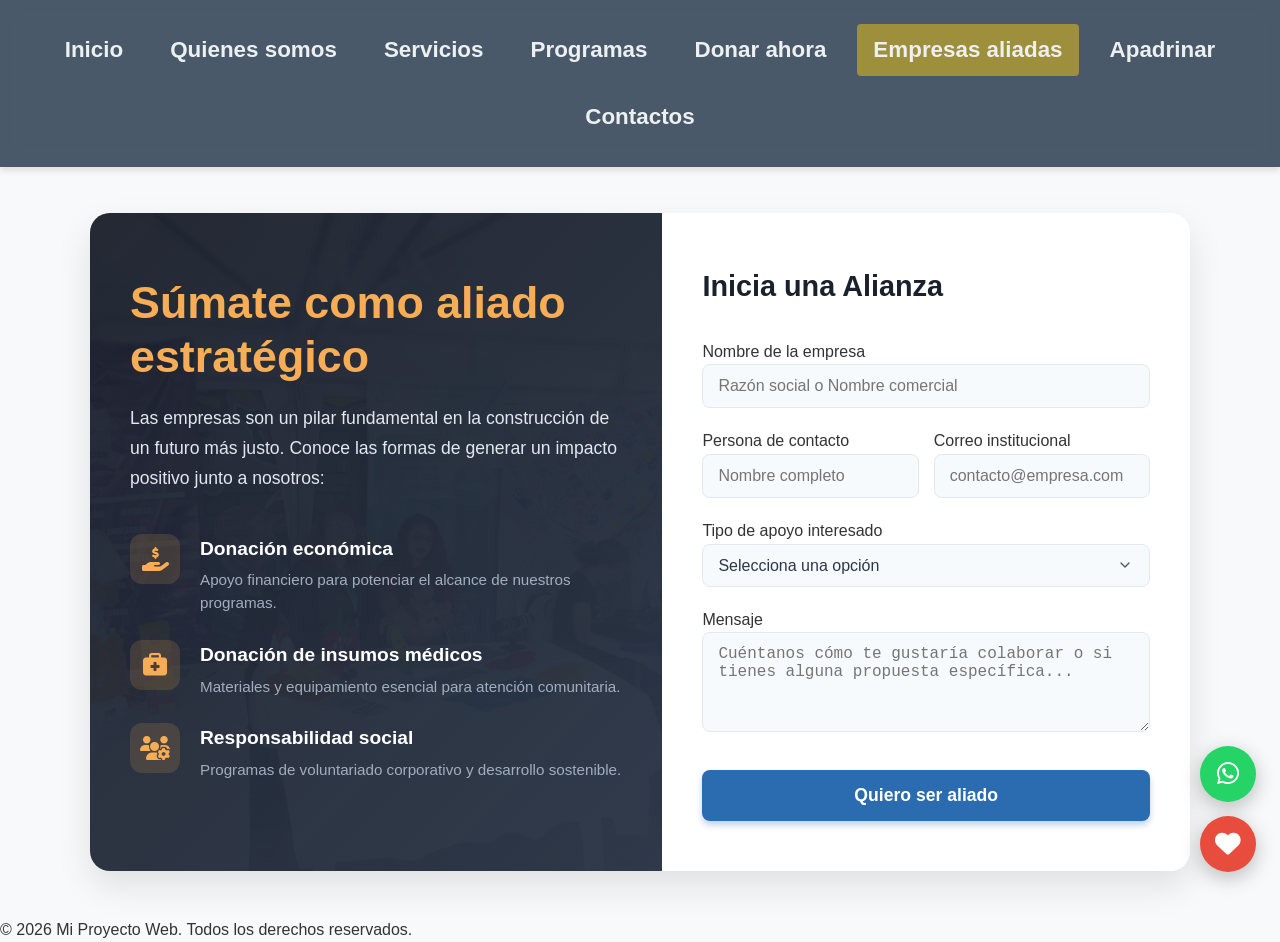
<file: alianzas.html>
<!DOCTYPE html>
<html lang="es">

<head>
    <meta charset="UTF-8">
    <meta name="viewport" content="width=device-width, initial-scale=1.0">
    <title>Alianzas Empresariales - Allinkay web</title>
    <!-- Google Analytics -->
    <script async src="https://www.googletagmanager.com/gtag/js?id=G-HZTVS4B7K2"></script>
    <script>window.dataLayer=window.dataLayer||[];function gtag(){dataLayer.push(arguments);}gtag('js',new Date());gtag('config','G-HZTVS4B7K2');</script>
    <link rel="stylesheet" href="css/style.css">
    <link rel="stylesheet" href="https://cdnjs.cloudflare.com/ajax/libs/font-awesome/6.4.0/css/all.min.css">
</head>

<body>
    <header class="main-header">
        <nav>
            <button class="hamburger" id="hamburger" aria-label="Abrir menú">
                <span></span><span></span><span></span>
            </button>
            <ul id="navMenu">
                <li><a href="index.html" data-color="rgba(26, 188, 156, 0.5)">Inicio</a></li>
                <li><a href="quienes-somos.html" data-color="rgba(52, 152, 219, 0.5)">Quienes somos</a></li>
                <li><a href="servicios.html" data-color="rgba(46, 204, 113, 0.5)">Servicios</a></li>
                <li><a href="programas.html" data-color="rgba(241, 196, 15, 0.5)">Programas</a></li>
                <li><a href="donar.html" data-color="rgba(231, 76, 60, 0.7)">Donar ahora</a></li>
                <li><a href="alianzas.html" data-color="rgba(241, 196, 15, 0.5)">Empresas aliadas</a></li>
                <li><a href="apadrinar.html" data-color="rgba(230, 126, 34, 0.5)">Apadrinar</a></li>
                <li><a href="index.html#contacto" data-color="rgba(149, 165, 166, 0.5)">Contactos</a></li>
                <li class="lavalamp"></li>
            </ul>
        </nav>
    </header>

    <main class="alianzas-page">
        <div class="alianzas-container">
            <!-- Columna Izquierda: Mensaje y Opciones -->
            <div class="alianzas-info">
                <div class="alianzas-info-content">
                    <h1>Súmate como aliado estratégico</h1>
                    <p class="alianzas-intro">Las empresas son un pilar fundamental en la construcción de un futuro más justo. Conoce las formas de generar un impacto positivo junto a nosotros:</p>
                    
                    <ul class="alianzas-options">
                        <li>
                            <div class="option-icon"><i class="fa-solid fa-hand-holding-dollar"></i></div>
                            <div class="option-text">
                                <h3>Donación económica</h3>
                                <p>Apoyo financiero para potenciar el alcance de nuestros programas.</p>
                            </div>
                        </li>
                        <li>
                            <div class="option-icon"><i class="fa-solid fa-briefcase-medical"></i></div>
                            <div class="option-text">
                                <h3>Donación de insumos médicos</h3>
                                <p>Materiales y equipamiento esencial para atención comunitaria.</p>
                            </div>
                        </li>
                        <li>
                            <div class="option-icon"><i class="fa-solid fa-users-gear"></i></div>
                            <div class="option-text">
                                <h3>Responsabilidad social</h3>
                                <p>Programas de voluntariado corporativo y desarrollo sostenible.</p>
                            </div>
                        </li>
                    </ul>
                </div>
            </div>

            <!-- Columna Derecha: Formulario Corporativo -->
            <div class="alianzas-form-container">
                <h2 class="form-title">Inicia una Alianza</h2>
                <form id="alianzaForm" class="alianzas-form">
                    
                    <!-- Datos de la Empresa -->
                    <div class="form-group-row">
                        <div class="form-group">
                            <label for="nombreEmpresa">Nombre de la empresa</label>
                            <input type="text" id="nombreEmpresa" class="form-input" placeholder="Razón social o Nombre comercial" required>
                        </div>
                    </div>
                    
                    <div class="form-group-row">
                        <div class="form-group">
                            <label for="personaContacto">Persona de contacto</label>
                            <input type="text" id="personaContacto" class="form-input" placeholder="Nombre completo" required>
                        </div>
                        <div class="form-group">
                            <label for="correoEmpresa">Correo institucional</label>
                            <input type="email" id="correoEmpresa" class="form-input" placeholder="contacto@empresa.com" required>
                        </div>
                    </div>

                    <!-- Tipo de apoyo -->
                    <div class="form-group">
                        <label>Tipo de apoyo interesado</label>
                        <select id="tipoApoyo" class="form-input select-input" required>
                            <option value="" disabled selected>Selecciona una opción</option>
                            <option value="economica">Donación económica</option>
                            <option value="insumos">Donación de insumos médicos</option>
                            <option value="responsabilidad">Programas de responsabilidad social</option>
                            <option value="otro">Otro tipo de alianza</option>
                        </select>
                    </div>

                    <!-- Mensaje -->
                    <div class="form-group">
                        <label for="mensajeAlianza">Mensaje</label>
                        <textarea id="mensajeAlianza" class="form-input textarea-input" rows="4" placeholder="Cuéntanos cómo te gustaría colaborar o si tienes alguna propuesta específica..." required></textarea>
                    </div>

                    <!-- Botón Enviar -->
                    <button type="submit" class="btn-submit-alianza">Quiero ser aliado</button>
                </form>
            </div>
        </div>
    </main>

    <footer>
        <p>&copy; 2026 Mi Proyecto Web. Todos los derechos reservados.</p>
    </footer>

    <script>
        document.addEventListener('DOMContentLoaded', () => {
            const hamburger = document.getElementById('hamburger');
            const navMenuEl = document.getElementById('navMenu');
            if (hamburger && navMenuEl) {
                hamburger.addEventListener('click', () => { navMenuEl.classList.toggle('open'); hamburger.classList.toggle('active'); });
                navMenuEl.querySelectorAll('a').forEach(a => a.addEventListener('click', () => { navMenuEl.classList.remove('open'); hamburger.classList.remove('active'); }));
            }
            // ==========================================
            // Lógica de Lavalamp (Menú)
            // ==========================================
            const navLinks = document.querySelectorAll('nav ul li a');
            const lavalamp = document.querySelector('.lavalamp');
            const navUl = document.querySelector('nav ul');

            function moveLavalamp(el) {
                const linkRect = el.getBoundingClientRect();
                const ulRect = navUl.getBoundingClientRect();
                lavalamp.style.width = `${linkRect.width}px`;
                lavalamp.style.height = `${linkRect.height}px`;
                lavalamp.style.left = `${linkRect.left - ulRect.left}px`;
                lavalamp.style.top = `${linkRect.top - ulRect.top}px`;
                lavalamp.style.opacity = '1';

                if (el.dataset.color) {
                    lavalamp.style.backgroundColor = el.dataset.color;
                }
            }

            const activeItem = navLinks[5]; // Empresas aliadas es el índice 5
            setTimeout(() => {
                moveLavalamp(activeItem);
            }, 50);

            navLinks.forEach(link => {
                link.addEventListener('mouseenter', (e) => {
                    moveLavalamp(e.target);
                });
            });

            navUl.addEventListener('mouseleave', () => {
                moveLavalamp(activeItem); 
            });

            window.addEventListener('resize', () => {
                moveLavalamp(activeItem);
            });

            // Lógica de envío de formulario de Alianzas
            document.getElementById('alianzaForm').addEventListener('submit', (e) => {
                e.preventDefault();
                alert('¡Gracias por tu interés en sumarte como aliado estratégico! Nos pondremos en contacto con tu empresa pronto.');
            });
        });
    </script>

    <!-- Botones flotantes -->
    <div class="fab-container">
        <a href="https://wa.me/593988282747?text=Hola%20Fundaci%C3%B3n%20Allinkay%2C%20quisiera%20m%C3%A1s%20informaci%C3%B3n" 
           target="_blank" rel="noopener" class="fab fab-whatsapp" aria-label="Contactar por WhatsApp">
            <i class="fa-brands fa-whatsapp"></i>
            <span class="fab-tooltip">WhatsApp</span>
        </a>
        <a href="donar.html" class="fab fab-donar" aria-label="Hacer una donación">
            <i class="fa-solid fa-heart"></i>
            <span class="fab-tooltip">¡Donar!</span>
        </a>
    </div>

</body>

</html>
</file>
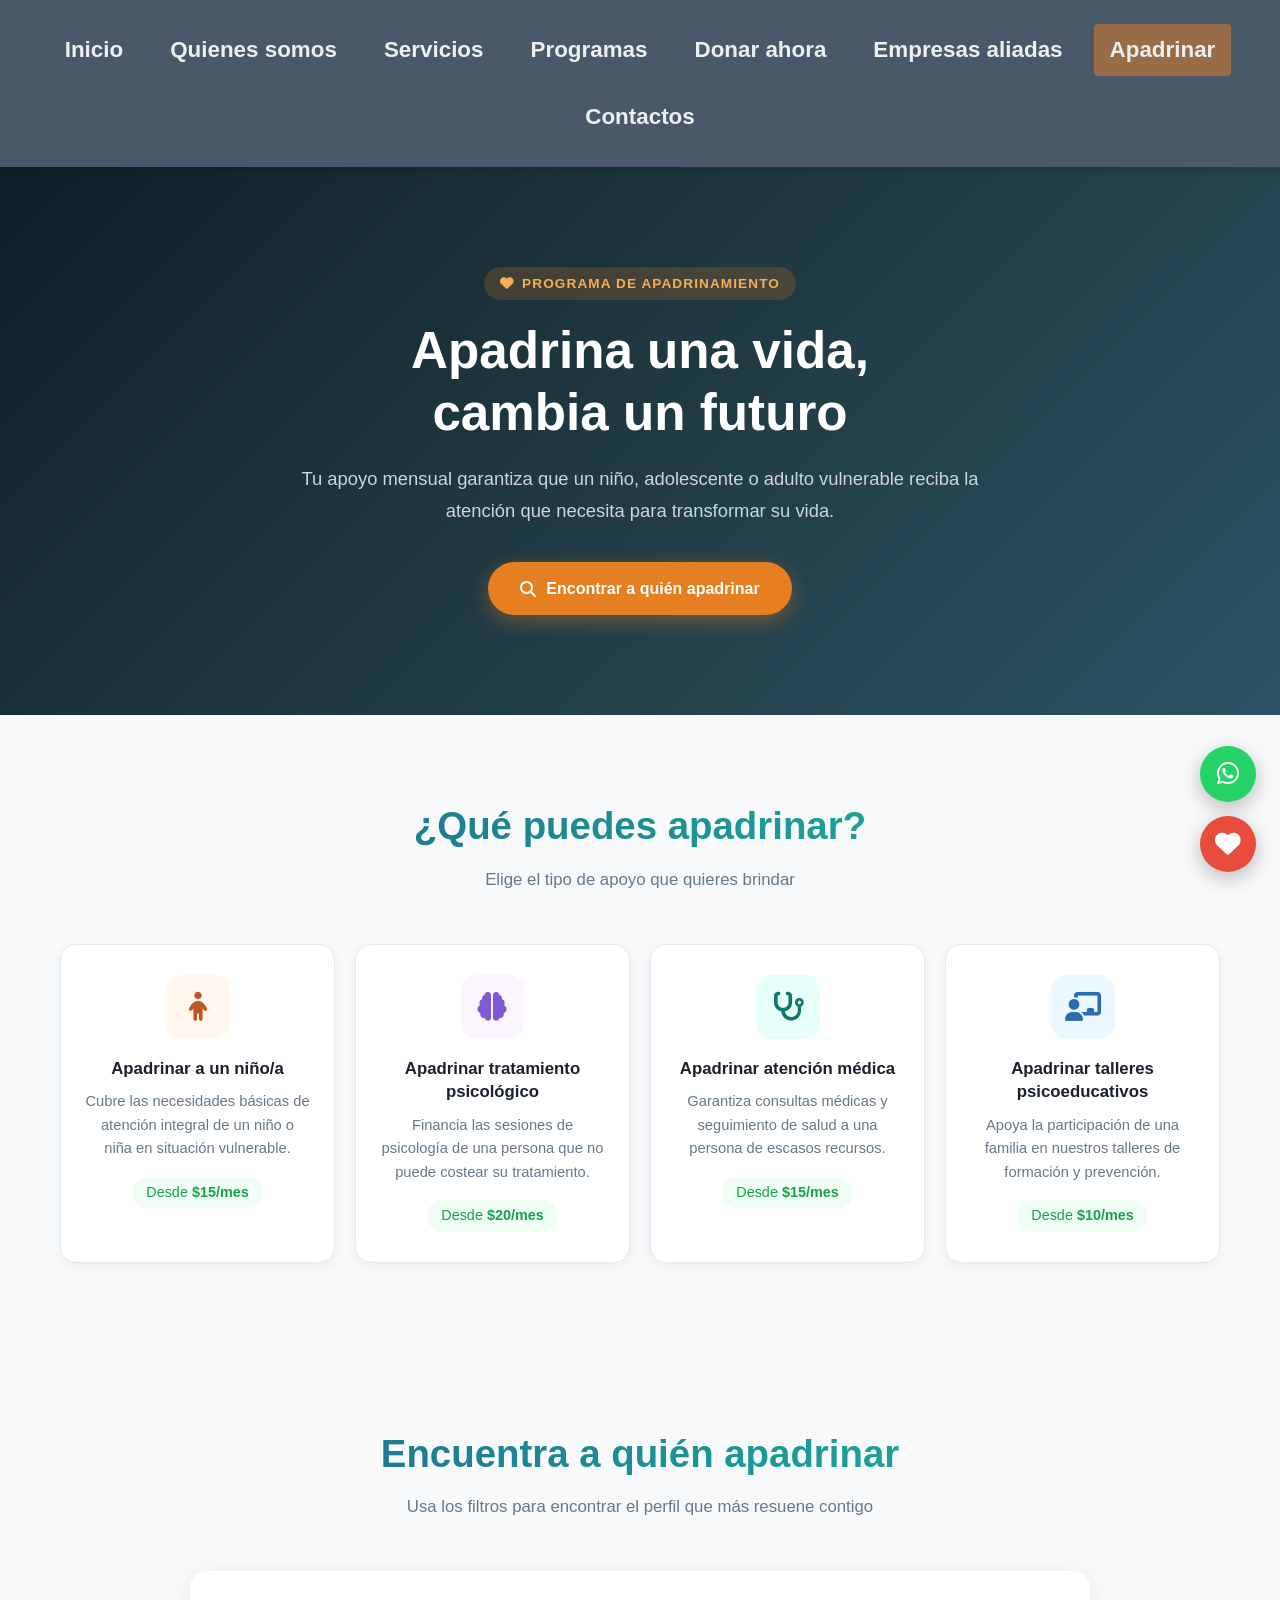
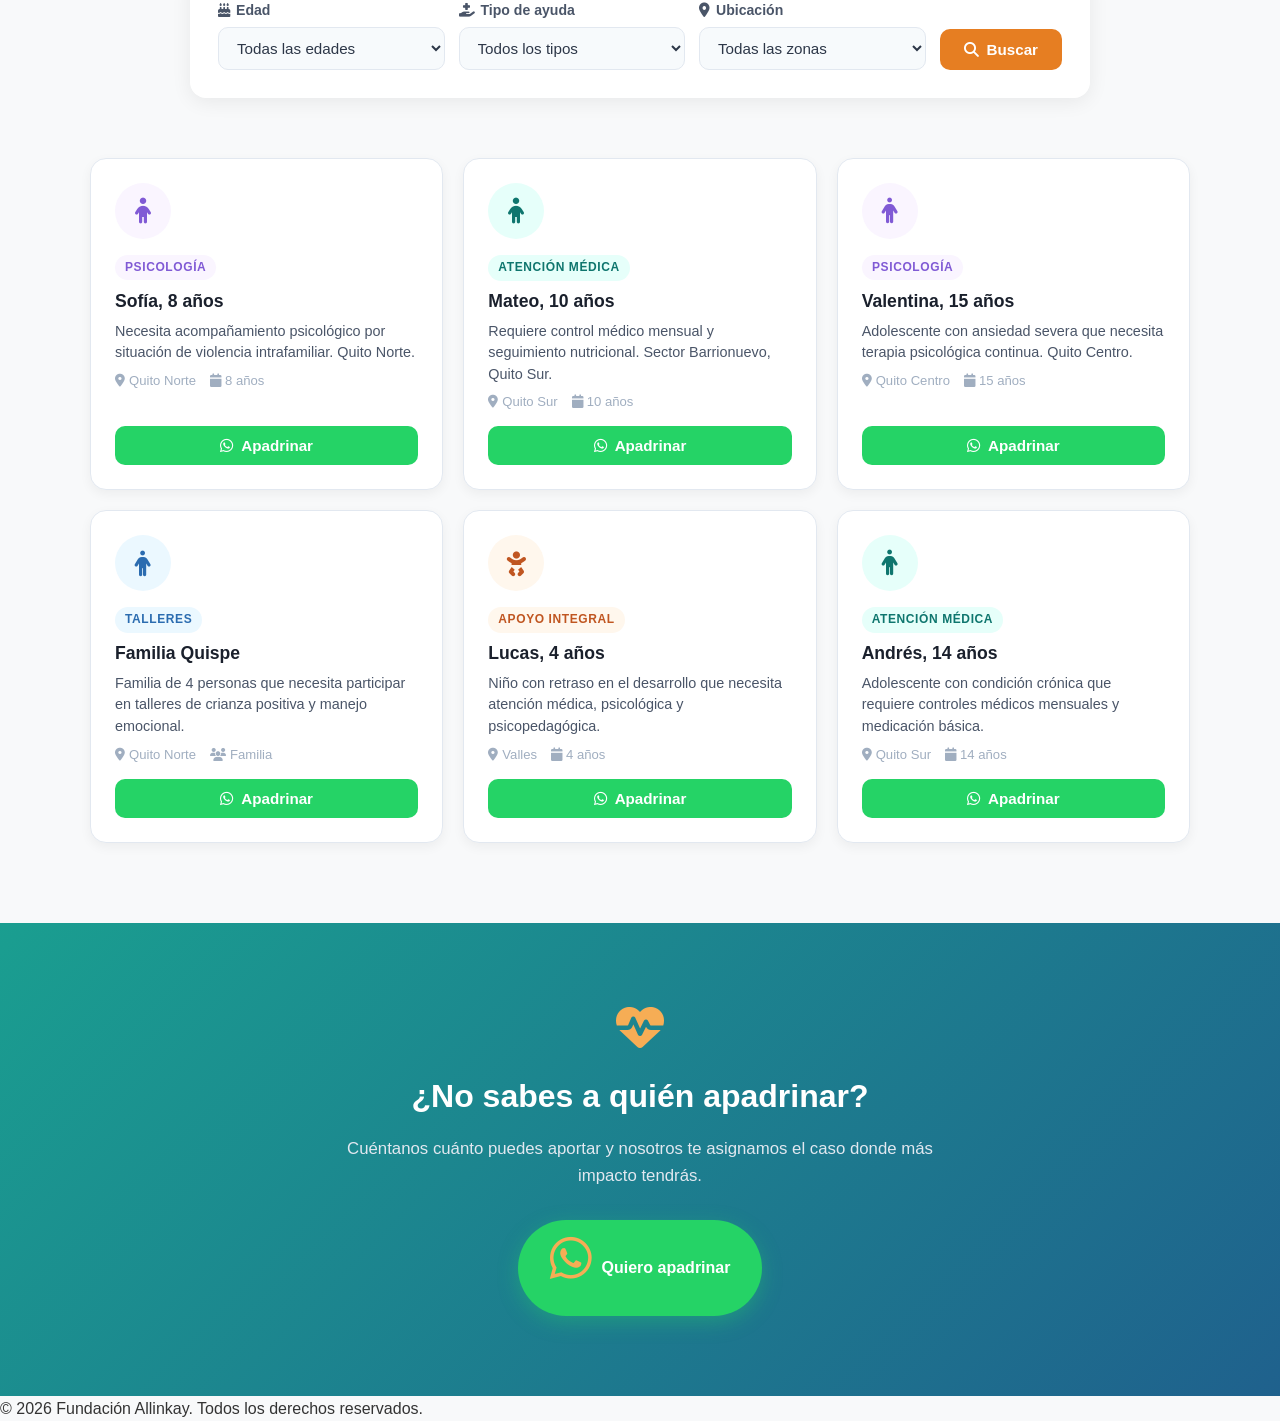
<file: apadrinar.html>
<!DOCTYPE html>
<html lang="es">

<head>
    <meta charset="UTF-8">
    <meta name="viewport" content="width=device-width, initial-scale=1.0">
    <title>Apadrinar - Fundación Allinkay</title>
    <!-- Google Analytics -->
    <script async src="https://www.googletagmanager.com/gtag/js?id=G-HZTVS4B7K2"></script>
    <script>window.dataLayer=window.dataLayer||[];function gtag(){dataLayer.push(arguments);}gtag('js',new Date());gtag('config','G-HZTVS4B7K2');</script>
    <meta name="description" content="Apadrina una vida y cambia un futuro. Apoya a niños, tratamientos psicológicos, atención médica y talleres en Fundación Allinkay.">
    <link rel="stylesheet" href="css/style.css">
    <link rel="stylesheet" href="https://cdnjs.cloudflare.com/ajax/libs/font-awesome/6.4.0/css/all.min.css">
    <link rel="stylesheet" href="https://unpkg.com/aos@2.3.4/dist/aos.css">
</head>

<body>
    <header class="main-header">
        <nav>
            <button class="hamburger" id="hamburger" aria-label="Abrir menú">
                <span></span><span></span><span></span>
            </button>
            <ul id="navMenu">
                <li><a href="index.html" data-color="rgba(26, 188, 156, 0.5)">Inicio</a></li>
                <li><a href="quienes-somos.html" data-color="rgba(52, 152, 219, 0.5)">Quienes somos</a></li>
                <li><a href="servicios.html" data-color="rgba(46, 204, 113, 0.5)">Servicios</a></li>
                <li><a href="programas.html" data-color="rgba(241, 196, 15, 0.5)">Programas</a></li>
                <li><a href="donar.html" data-color="rgba(231, 76, 60, 0.7)">Donar ahora</a></li>
                <li><a href="alianzas.html" data-color="rgba(241, 196, 15, 0.5)">Empresas aliadas</a></li>
                <li><a href="apadrinar.html" data-color="rgba(230, 126, 34, 0.5)">Apadrinar</a></li>
                <li><a href="index.html#contacto" data-color="rgba(149, 165, 166, 0.5)">Contactos</a></li>
                <li class="lavalamp"></li>
            </ul>
        </nav>
    </header>

    <main>

        <!-- HERO APADRINAR -->
        <section class="apad-hero">
            <div class="apad-hero-content" data-aos="fade-up">
                <span class="apad-badge"><i class="fa-solid fa-heart"></i> Programa de Apadrinamiento</span>
                <h1>Apadrina una vida,<br>cambia un futuro</h1>
                <p>Tu apoyo mensual garantiza que un niño, adolescente o adulto vulnerable reciba la atención que necesita para transformar su vida.</p>
                <a href="#buscador" class="apad-hero-btn">
                    <i class="fa-solid fa-magnifying-glass"></i> Encontrar a quién apadrinar
                </a>
            </div>
        </section>

        <!-- OPCIONES DE APADRINAMIENTO -->
        <section class="apad-opciones-section">
            <div class="apad-section-header" data-aos="fade-up">
                <h2>¿Qué puedes apadrinar?</h2>
                <p>Elige el tipo de apoyo que quieres brindar</p>
            </div>

            <div class="apad-opciones-grid">

                <div class="apad-opcion-card" data-aos="fade-up" data-aos-delay="0">
                    <div class="apad-opcion-icon" style="background:#fff7ed; color:#c05621;">
                        <i class="fa-solid fa-child"></i>
                    </div>
                    <h3>Apadrinar a un niño/a</h3>
                    <p>Cubre las necesidades básicas de atención integral de un niño o niña en situación vulnerable.</p>
                    <span class="apad-desde">Desde <strong>$15/mes</strong></span>
                </div>

                <div class="apad-opcion-card" data-aos="fade-up" data-aos-delay="100">
                    <div class="apad-opcion-icon" style="background:#faf5ff; color:#805ad5;">
                        <i class="fa-solid fa-brain"></i>
                    </div>
                    <h3>Apadrinar tratamiento psicológico</h3>
                    <p>Financia las sesiones de psicología de una persona que no puede costear su tratamiento.</p>
                    <span class="apad-desde">Desde <strong>$20/mes</strong></span>
                </div>

                <div class="apad-opcion-card" data-aos="fade-up" data-aos-delay="200">
                    <div class="apad-opcion-icon" style="background:#e6fffa; color:#0f766e;">
                        <i class="fa-solid fa-stethoscope"></i>
                    </div>
                    <h3>Apadrinar atención médica</h3>
                    <p>Garantiza consultas médicas y seguimiento de salud a una persona de escasos recursos.</p>
                    <span class="apad-desde">Desde <strong>$15/mes</strong></span>
                </div>

                <div class="apad-opcion-card" data-aos="fade-up" data-aos-delay="300">
                    <div class="apad-opcion-icon" style="background:#ebf8ff; color:#2b6cb0;">
                        <i class="fa-solid fa-chalkboard-user"></i>
                    </div>
                    <h3>Apadrinar talleres psicoeducativos</h3>
                    <p>Apoya la participación de una familia en nuestros talleres de formación y prevención.</p>
                    <span class="apad-desde">Desde <strong>$10/mes</strong></span>
                </div>

            </div>
        </section>

        <!-- BUSCADOR -->
        <section class="apad-buscador-section" id="buscador">
            <div class="apad-section-header" data-aos="fade-up">
                <h2>Encuentra a quién apadrinar</h2>
                <p>Usa los filtros para encontrar el perfil que más resuene contigo</p>
            </div>

            <div class="apad-buscador" data-aos="fade-up" data-aos-delay="100">
                <div class="apad-filtros">

                    <div class="apad-filtro-group">
                        <label><i class="fa-solid fa-cake-candles"></i> Edad</label>
                        <select id="filtro-edad" class="apad-select">
                            <option value="">Todas las edades</option>
                            <option value="0-5">0 - 5 años</option>
                            <option value="6-12">6 - 12 años</option>
                            <option value="13-17">13 - 17 años</option>
                            <option value="18+">18 años o más</option>
                        </select>
                    </div>

                    <div class="apad-filtro-group">
                        <label><i class="fa-solid fa-hand-holding-medical"></i> Tipo de ayuda</label>
                        <select id="filtro-tipo" class="apad-select">
                            <option value="">Todos los tipos</option>
                            <option value="psicologia">Tratamiento psicológico</option>
                            <option value="medica">Atención médica</option>
                            <option value="taller">Talleres psicoeducativos</option>
                            <option value="integral">Apoyo integral</option>
                        </select>
                    </div>

                    <div class="apad-filtro-group">
                        <label><i class="fa-solid fa-location-dot"></i> Ubicación</label>
                        <select id="filtro-ubicacion" class="apad-select">
                            <option value="">Todas las zonas</option>
                            <option value="norte">Quito Norte</option>
                            <option value="sur">Quito Sur</option>
                            <option value="centro">Quito Centro</option>
                            <option value="valles">Valles</option>
                        </select>
                    </div>

                    <button class="apad-buscar-btn" id="btnBuscar">
                        <i class="fa-solid fa-magnifying-glass"></i> Buscar
                    </button>

                </div>
            </div>

            <!-- Resultados -->
            <div class="apad-resultados" id="resultados">

                <div class="apad-perfil-card" data-edad="6-12" data-tipo="psicologia" data-ubicacion="norte" data-aos="fade-up" data-aos-delay="0">
                    <div class="apad-perfil-avatar" style="background:#faf5ff;">
                        <i class="fa-solid fa-child" style="color:#805ad5;"></i>
                    </div>
                    <div class="apad-perfil-info">
                        <span class="apad-perfil-tag" style="background:#faf5ff; color:#805ad5;">Psicología</span>
                        <h4>Sofía, 8 años</h4>
                        <p>Necesita acompañamiento psicológico por situación de violencia intrafamiliar. Quito Norte.</p>
                        <div class="apad-perfil-meta">
                            <span><i class="fa-solid fa-location-dot"></i> Quito Norte</span>
                            <span><i class="fa-solid fa-calendar"></i> 8 años</span>
                        </div>
                    </div>
                    <button class="apad-btn-perfil" data-nombre="Sofía (8 años)" data-tipo="Tratamiento psicológico" data-monto="20">
                        <i class="fa-brands fa-whatsapp"></i> Apadrinar
                    </button>
                </div>

                <div class="apad-perfil-card" data-edad="6-12" data-tipo="medica" data-ubicacion="sur" data-aos="fade-up" data-aos-delay="100">
                    <div class="apad-perfil-avatar" style="background:#e6fffa;">
                        <i class="fa-solid fa-child" style="color:#0f766e;"></i>
                    </div>
                    <div class="apad-perfil-info">
                        <span class="apad-perfil-tag" style="background:#e6fffa; color:#0f766e;">Atención médica</span>
                        <h4>Mateo, 10 años</h4>
                        <p>Requiere control médico mensual y seguimiento nutricional. Sector Barrionuevo, Quito Sur.</p>
                        <div class="apad-perfil-meta">
                            <span><i class="fa-solid fa-location-dot"></i> Quito Sur</span>
                            <span><i class="fa-solid fa-calendar"></i> 10 años</span>
                        </div>
                    </div>
                    <button class="apad-btn-perfil" data-nombre="Mateo (10 años)" data-tipo="Atención médica" data-monto="15">
                        <i class="fa-brands fa-whatsapp"></i> Apadrinar
                    </button>
                </div>

                <div class="apad-perfil-card" data-edad="13-17" data-tipo="psicologia" data-ubicacion="centro" data-aos="fade-up" data-aos-delay="200">
                    <div class="apad-perfil-avatar" style="background:#faf5ff;">
                        <i class="fa-solid fa-person" style="color:#805ad5;"></i>
                    </div>
                    <div class="apad-perfil-info">
                        <span class="apad-perfil-tag" style="background:#faf5ff; color:#805ad5;">Psicología</span>
                        <h4>Valentina, 15 años</h4>
                        <p>Adolescente con ansiedad severa que necesita terapia psicológica continua. Quito Centro.</p>
                        <div class="apad-perfil-meta">
                            <span><i class="fa-solid fa-location-dot"></i> Quito Centro</span>
                            <span><i class="fa-solid fa-calendar"></i> 15 años</span>
                        </div>
                    </div>
                    <button class="apad-btn-perfil" data-nombre="Valentina (15 años)" data-tipo="Tratamiento psicológico" data-monto="20">
                        <i class="fa-brands fa-whatsapp"></i> Apadrinar
                    </button>
                </div>

                <div class="apad-perfil-card" data-edad="18+" data-tipo="taller" data-ubicacion="norte" data-aos="fade-up" data-aos-delay="0">
                    <div class="apad-perfil-avatar" style="background:#ebf8ff;">
                        <i class="fa-solid fa-person" style="color:#2b6cb0;"></i>
                    </div>
                    <div class="apad-perfil-info">
                        <span class="apad-perfil-tag" style="background:#ebf8ff; color:#2b6cb0;">Talleres</span>
                        <h4>Familia Quispe</h4>
                        <p>Familia de 4 personas que necesita participar en talleres de crianza positiva y manejo emocional.</p>
                        <div class="apad-perfil-meta">
                            <span><i class="fa-solid fa-location-dot"></i> Quito Norte</span>
                            <span><i class="fa-solid fa-users"></i> Familia</span>
                        </div>
                    </div>
                    <button class="apad-btn-perfil" data-nombre="Familia Quispe" data-tipo="Talleres psicoeducativos" data-monto="10">
                        <i class="fa-brands fa-whatsapp"></i> Apadrinar
                    </button>
                </div>

                <div class="apad-perfil-card" data-edad="0-5" data-tipo="integral" data-ubicacion="valles" data-aos="fade-up" data-aos-delay="100">
                    <div class="apad-perfil-avatar" style="background:#fff7ed;">
                        <i class="fa-solid fa-baby" style="color:#c05621;"></i>
                    </div>
                    <div class="apad-perfil-info">
                        <span class="apad-perfil-tag" style="background:#fff7ed; color:#c05621;">Apoyo integral</span>
                        <h4>Lucas, 4 años</h4>
                        <p>Niño con retraso en el desarrollo que necesita atención médica, psicológica y psicopedagógica.</p>
                        <div class="apad-perfil-meta">
                            <span><i class="fa-solid fa-location-dot"></i> Valles</span>
                            <span><i class="fa-solid fa-calendar"></i> 4 años</span>
                        </div>
                    </div>
                    <button class="apad-btn-perfil" data-nombre="Lucas (4 años)" data-tipo="Apoyo integral" data-monto="15">
                        <i class="fa-brands fa-whatsapp"></i> Apadrinar
                    </button>
                </div>

                <div class="apad-perfil-card" data-edad="13-17" data-tipo="medica" data-ubicacion="sur" data-aos="fade-up" data-aos-delay="200">
                    <div class="apad-perfil-avatar" style="background:#e6fffa;">
                        <i class="fa-solid fa-person" style="color:#0f766e;"></i>
                    </div>
                    <div class="apad-perfil-info">
                        <span class="apad-perfil-tag" style="background:#e6fffa; color:#0f766e;">Atención médica</span>
                        <h4>Andrés, 14 años</h4>
                        <p>Adolescente con condición crónica que requiere controles médicos mensuales y medicación básica.</p>
                        <div class="apad-perfil-meta">
                            <span><i class="fa-solid fa-location-dot"></i> Quito Sur</span>
                            <span><i class="fa-solid fa-calendar"></i> 14 años</span>
                        </div>
                    </div>
                    <button class="apad-btn-perfil" data-nombre="Andrés (14 años)" data-tipo="Atención médica" data-monto="15">
                        <i class="fa-brands fa-whatsapp"></i> Apadrinar
                    </button>
                </div>

                <!-- Sin resultados -->
                <div class="apad-sin-resultados" id="sinResultados" style="display:none;">
                    <i class="fa-solid fa-magnifying-glass"></i>
                    <p>No encontramos perfiles con esos filtros. <br>Contáctanos y te ayudamos a encontrar a quién apadrinar.</p>
                    <a href="https://wa.me/593988282747?text=Hola%2C%20quiero%20apadrinar%20pero%20no%20encontr%C3%A9%20el%20perfil%20que%20busco" target="_blank" class="apad-buscar-btn">
                        <i class="fa-brands fa-whatsapp"></i> Consultar por WhatsApp
                    </a>
                </div>

            </div>
        </section>

        <!-- CTA FINAL -->
        <section class="apad-cta" data-aos="fade-up">
            <div class="apad-cta-content">
                <i class="fa-solid fa-heart-pulse"></i>
                <h2>¿No sabes a quién apadrinar?</h2>
                <p>Cuéntanos cuánto puedes aportar y nosotros te asignamos el caso donde más impacto tendrás.</p>
                <a href="https://wa.me/593988282747?text=Hola%20Fundaci%C3%B3n%20Allinkay%2C%20quiero%20apadrinar%20pero%20necesito%20orientaci%C3%B3n" target="_blank" class="apad-cta-btn">
                    <i class="fa-brands fa-whatsapp"></i> Quiero apadrinar
                </a>
            </div>
        </section>

    </main>

    <footer>
        <p>&copy; 2026 Fundación Allinkay. Todos los derechos reservados.</p>
    </footer>

    <!-- Botones flotantes -->
    <div class="fab-container">
        <a href="https://wa.me/593988282747?text=Hola%20Fundaci%C3%B3n%20Allinkay%2C%20quisiera%20m%C3%A1s%20informaci%C3%B3n"
           target="_blank" rel="noopener" class="fab fab-whatsapp" aria-label="Contactar por WhatsApp">
            <i class="fa-brands fa-whatsapp"></i>
            <span class="fab-tooltip">WhatsApp</span>
        </a>
        <a href="donar.html" class="fab fab-donar" aria-label="Hacer una donación">
            <i class="fa-solid fa-heart"></i>
            <span class="fab-tooltip">¡Donar!</span>
        </a>
    </div>

    <script src="https://unpkg.com/aos@2.3.4/dist/aos.js"></script>
    <script>
        AOS.init({ duration: 700, easing: 'ease-out-cubic', once: true, offset: 80 });

        // Hamburger menu
        const hamburger = document.getElementById('hamburger');
        const navMenuEl = document.getElementById('navMenu');
        if (hamburger && navMenuEl) {
            hamburger.addEventListener('click', () => { navMenuEl.classList.toggle('open'); hamburger.classList.toggle('active'); });
            navMenuEl.querySelectorAll('a').forEach(a => a.addEventListener('click', () => { navMenuEl.classList.remove('open'); hamburger.classList.remove('active'); }));
        }

        // Lavalamp
        const navLinks = document.querySelectorAll('nav ul li a');
        const lavalamp = document.querySelector('.lavalamp');
        const navUl = document.querySelector('nav ul');

        function moveLavalamp(el) {
            const linkRect = el.getBoundingClientRect();
            const ulRect = navUl.getBoundingClientRect();
            lavalamp.style.width = `${linkRect.width}px`;
            lavalamp.style.height = `${linkRect.height}px`;
            lavalamp.style.left = `${linkRect.left - ulRect.left}px`;
            lavalamp.style.top = `${linkRect.top - ulRect.top}px`;
            lavalamp.style.opacity = '1';
            if (el.dataset.color) lavalamp.style.backgroundColor = el.dataset.color;
        }

        const activeItem = navLinks[6]; // Apadrinar
        setTimeout(() => moveLavalamp(activeItem), 50);
        navLinks.forEach(link => link.addEventListener('mouseenter', e => moveLavalamp(e.target)));
        navUl.addEventListener('mouseleave', () => moveLavalamp(activeItem));
        window.addEventListener('resize', () => moveLavalamp(activeItem));

        // Filtros buscador
        document.getElementById('btnBuscar').addEventListener('click', filtrar);
        ['filtro-edad','filtro-tipo','filtro-ubicacion'].forEach(id => {
            document.getElementById(id).addEventListener('change', filtrar);
        });

        function filtrar() {
            const edad      = document.getElementById('filtro-edad').value;
            const tipo      = document.getElementById('filtro-tipo').value;
            const ubicacion = document.getElementById('filtro-ubicacion').value;
            const cards     = document.querySelectorAll('.apad-perfil-card');
            let visibles    = 0;

            cards.forEach(card => {
                const matchEdad      = !edad      || card.dataset.edad      === edad;
                const matchTipo      = !tipo      || card.dataset.tipo      === tipo;
                const matchUbicacion = !ubicacion || card.dataset.ubicacion === ubicacion;
                const mostrar = matchEdad && matchTipo && matchUbicacion;
                card.style.display = mostrar ? 'flex' : 'none';
                if (mostrar) visibles++;
            });

            document.getElementById('sinResultados').style.display = visibles === 0 ? 'flex' : 'none';
        }

        // Botón Apadrinar → WhatsApp
        document.querySelectorAll('.apad-btn-perfil').forEach(btn => {
            btn.addEventListener('click', () => {
                const nombre = btn.dataset.nombre;
                const tipo   = btn.dataset.tipo;
                const monto  = btn.dataset.monto;
                const msg =
`¡Hola Fundación Allinkay! 👋 Quiero apadrinar a:

👤 *Beneficiario:* ${nombre}
💙 *Tipo de apoyo:* ${tipo}
💰 *Aporte mensual:* desde $${monto} USD

Por favor indíquenme los pasos para comenzar. ¡Gracias!`;
                window.open(`https://wa.me/593988282747?text=${encodeURIComponent(msg)}`, '_blank');
            });
        });
    </script>

</body>
</html>
</file>
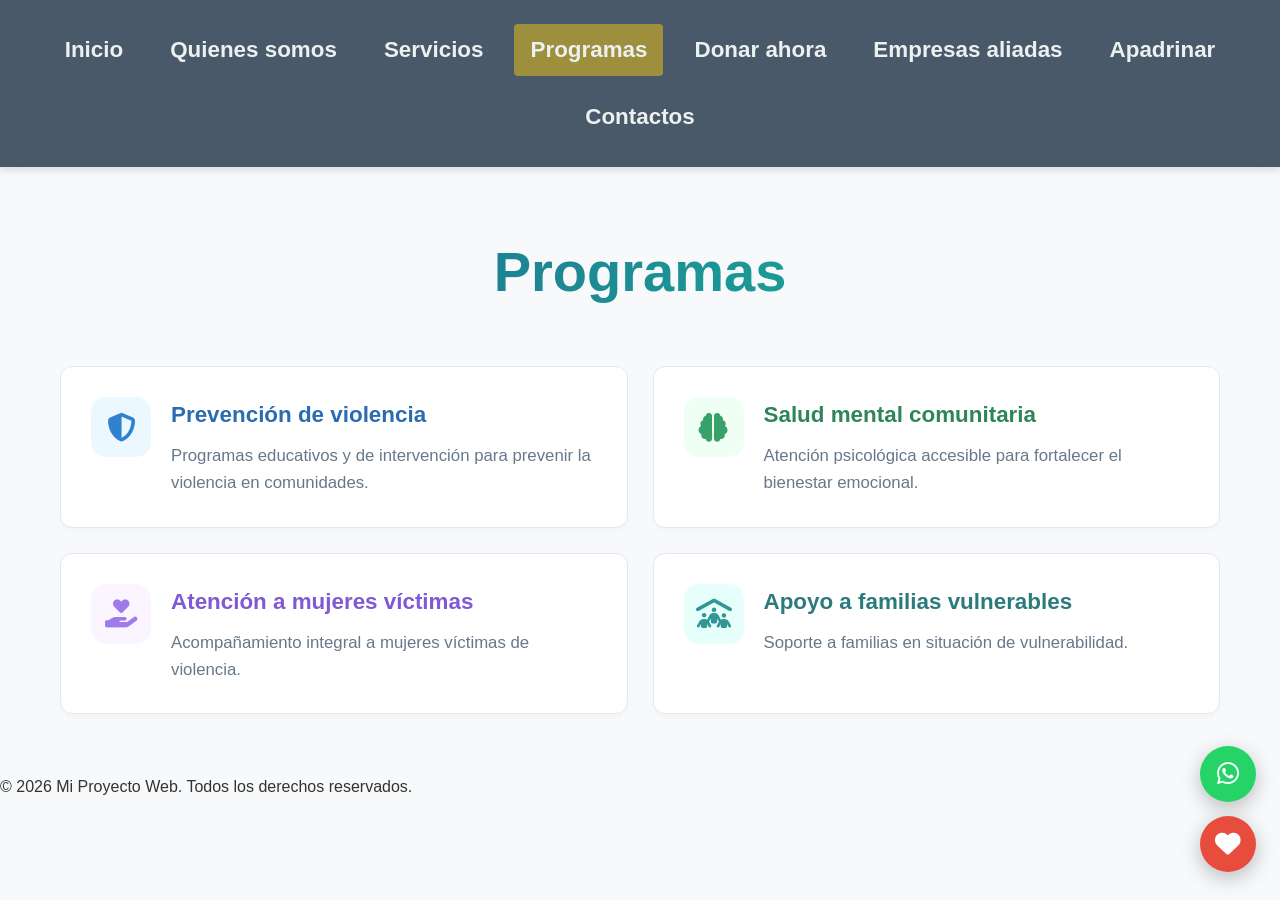
<file: programas.html>
<!DOCTYPE html>
<html lang="es">

<head>
    <meta charset="UTF-8">
    <meta name="viewport" content="width=device-width, initial-scale=1.0">
    <title>Programas - Allinkay web</title>
    <!-- Google Analytics -->
    <script async src="https://www.googletagmanager.com/gtag/js?id=G-HZTVS4B7K2"></script>
    <script>window.dataLayer=window.dataLayer||[];function gtag(){dataLayer.push(arguments);}gtag('js',new Date());gtag('config','G-HZTVS4B7K2');</script>
    <link rel="stylesheet" href="css/style.css">
    <link rel="stylesheet" href="https://cdnjs.cloudflare.com/ajax/libs/font-awesome/6.4.0/css/all.min.css">
</head>

<body>
    <header class="main-header">
        <nav>
            <button class="hamburger" id="hamburger" aria-label="Abrir menú">
                <span></span><span></span><span></span>
            </button>
            <ul id="navMenu">
                <li><a href="index.html" data-color="rgba(26, 188, 156, 0.5)">Inicio</a></li>
                <li><a href="quienes-somos.html" data-color="rgba(52, 152, 219, 0.5)">Quienes somos</a></li>
                <li><a href="servicios.html" data-color="rgba(46, 204, 113, 0.5)">Servicios</a></li>
                <li><a href="programas.html" data-color="rgba(241, 196, 15, 0.5)">Programas</a></li>
                <li><a href="donar.html" data-color="rgba(231, 76, 60, 0.7)">Donar ahora</a></li>
                <li><a href="alianzas.html" data-color="rgba(241, 196, 15, 0.5)">Empresas aliadas</a></li>
                <li><a href="apadrinar.html" data-color="rgba(230, 126, 34, 0.5)">Apadrinar</a></li>
                <li><a href="index.html#contacto" data-color="rgba(149, 165, 166, 0.5)">Contactos</a></li>
                <li class="lavalamp"></li>
            </ul>
        </nav>
    </header>

    <main class="programas-page">
        <section class="programas-section">
            <h2 class="programas-title">Programas</h2>
            
            <div class="programas-grid">
                <!-- Programa 1 -->
                <div class="programa-card">
                    <div class="programa-icon-container icon-blue-theme">
                        <i class="fa-solid fa-shield-halved"></i>
                    </div>
                    <div class="programa-content">
                        <h3 class="title-blue-theme">Prevención de violencia</h3>
                        <p>Programas educativos y de intervención para prevenir la violencia en comunidades.</p>
                    </div>
                </div>

                <!-- Programa 2 -->
                <div class="programa-card">
                    <div class="programa-icon-container icon-green-theme">
                        <i class="fa-solid fa-brain"></i>
                    </div>
                    <div class="programa-content">
                        <h3 class="title-green-theme">Salud mental comunitaria</h3>
                        <p>Atención psicológica accesible para fortalecer el bienestar emocional.</p>
                    </div>
                </div>

                <!-- Programa 3 -->
                <div class="programa-card">
                    <div class="programa-icon-container icon-purple-theme">
                        <i class="fa-solid fa-hand-holding-heart"></i>
                    </div>
                    <div class="programa-content">
                        <h3 class="title-purple-theme">Atención a mujeres víctimas</h3>
                        <p>Acompañamiento integral a mujeres víctimas de violencia.</p>
                    </div>
                </div>

                <!-- Programa 4 -->
                <div class="programa-card">
                    <div class="programa-icon-container icon-teal-theme">
                        <i class="fa-solid fa-people-roof"></i>
                    </div>
                    <div class="programa-content">
                        <h3 class="title-teal-theme">Apoyo a familias vulnerables</h3>
                        <p>Soporte a familias en situación de vulnerabilidad.</p>
                    </div>
                </div>
            </div>
        </section>
    </main>

    <footer>
        <p>&copy; 2026 Mi Proyecto Web. Todos los derechos reservados.</p>
    </footer>

    <script>
        document.addEventListener('DOMContentLoaded', () => {
            const hamburger = document.getElementById('hamburger');
            const navMenuEl = document.getElementById('navMenu');
            if (hamburger && navMenuEl) {
                hamburger.addEventListener('click', () => { navMenuEl.classList.toggle('open'); hamburger.classList.toggle('active'); });
                navMenuEl.querySelectorAll('a').forEach(a => a.addEventListener('click', () => { navMenuEl.classList.remove('open'); hamburger.classList.remove('active'); }));
            }
            const navLinks = document.querySelectorAll('nav ul li a');
            const lavalamp = document.querySelector('.lavalamp');
            const navUl = document.querySelector('nav ul');

            function moveLavalamp(el) {
                const linkRect = el.getBoundingClientRect();
                const ulRect = navUl.getBoundingClientRect();
                lavalamp.style.width = `${linkRect.width}px`;
                lavalamp.style.height = `${linkRect.height}px`;
                lavalamp.style.left = `${linkRect.left - ulRect.left}px`;
                lavalamp.style.top = `${linkRect.top - ulRect.top}px`;
                lavalamp.style.opacity = '1';

                if (el.dataset.color) {
                    lavalamp.style.backgroundColor = el.dataset.color;
                }
            }

            const activeItem = navLinks[3]; // Programas es el índice 3
            setTimeout(() => {
                moveLavalamp(activeItem);
            }, 50);

            navLinks.forEach(link => {
                link.addEventListener('mouseenter', (e) => {
                    moveLavalamp(e.target);
                });
            });

            navUl.addEventListener('mouseleave', () => {
                moveLavalamp(activeItem); 
            });

            window.addEventListener('resize', () => {
                moveLavalamp(activeItem);
            });
        });
    </script>

    <!-- Botones flotantes -->
    <div class="fab-container">
        <a href="https://wa.me/593988282747?text=Hola%20Fundaci%C3%B3n%20Allinkay%2C%20quisiera%20m%C3%A1s%20informaci%C3%B3n" 
           target="_blank" rel="noopener" class="fab fab-whatsapp" aria-label="Contactar por WhatsApp">
            <i class="fa-brands fa-whatsapp"></i>
            <span class="fab-tooltip">WhatsApp</span>
        </a>
        <a href="donar.html" class="fab fab-donar" aria-label="Hacer una donación">
            <i class="fa-solid fa-heart"></i>
            <span class="fab-tooltip">¡Donar!</span>
        </a>
    </div>

</body>

</html>
</file>
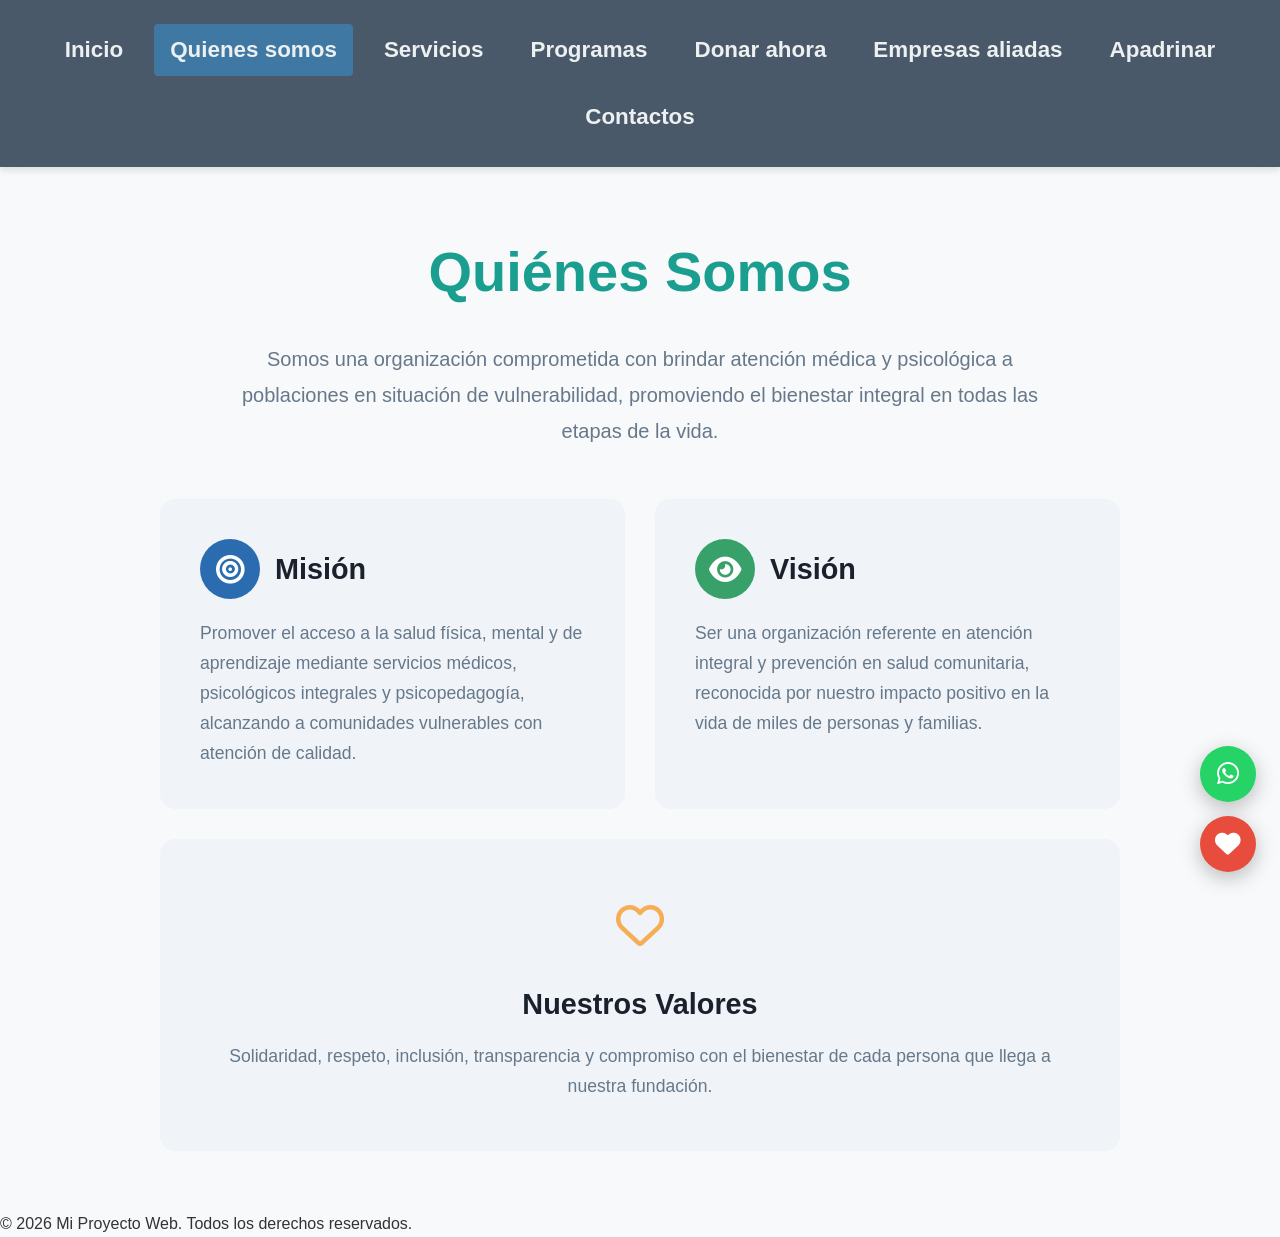
<file: quienes-somos.html>
<!DOCTYPE html>
<html lang="es">

<head>
    <meta charset="UTF-8">
    <meta name="viewport" content="width=device-width, initial-scale=1.0">
    <title>Quiénes Somos - Allinkay</title>
    <!-- Google Analytics -->
    <script async src="https://www.googletagmanager.com/gtag/js?id=G-HZTVS4B7K2"></script>
    <script>window.dataLayer=window.dataLayer||[];function gtag(){dataLayer.push(arguments);}gtag('js',new Date());gtag('config','G-HZTVS4B7K2');</script>
    <link rel="stylesheet" href="css/style.css">
    <!-- FontAwesome para los íconos (Misión, Visión, Valores) -->
    <link rel="stylesheet" href="https://cdnjs.cloudflare.com/ajax/libs/font-awesome/6.4.0/css/all.min.css">
</head>

<body>
    <!-- Encabezado con menú fijo igual que el index -->
    <header class="main-header">
        <nav>
            <button class="hamburger" id="hamburger" aria-label="Abrir menú">
                <span></span><span></span><span></span>
            </button>
            <ul id="navMenu">
                <li><a href="index.html" data-color="rgba(26, 188, 156, 0.5)">Inicio</a></li>
                <li><a href="quienes-somos.html" data-color="rgba(52, 152, 219, 0.5)">Quienes somos</a></li>
                <li><a href="servicios.html" data-color="rgba(46, 204, 113, 0.5)">Servicios</a></li>
                <li><a href="programas.html" data-color="rgba(241, 196, 15, 0.5)">Programas</a></li>
                <li><a href="donar.html" data-color="rgba(231, 76, 60, 0.7)">Donar ahora</a></li>
                <li><a href="alianzas.html" data-color="rgba(241, 196, 15, 0.5)">Empresas aliadas</a></li>
                <li><a href="apadrinar.html" data-color="rgba(230, 126, 34, 0.5)">Apadrinar</a></li>
                <li><a href="index.html#contacto" data-color="rgba(149, 165, 166, 0.5)">Contactos</a></li>
                <li class="lavalamp"></li>
            </ul>
        </nav>
    </header>

    <main class="quienes-somos-page">
        <!-- Título e Introducción -->
        <section class="qs-intro">
            <h1>Quiénes Somos</h1>
            <p>Somos una organización comprometida con brindar atención médica y psicológica a poblaciones en situación de vulnerabilidad, promoviendo el bienestar integral en todas las etapas de la vida.</p>
        </section>

        <!-- Tarjetas Misión y Visión -->
        <section class="qs-cards-container">
            <div class="qs-card card-mision">
                <div class="card-header">
                    <div class="icon-circle icon-blue">
                        <i class="fa-solid fa-bullseye"></i>
                    </div>
                    <h2>Misión</h2>
                </div>
                <p>Promover el acceso a la salud física, mental y de aprendizaje mediante servicios médicos, psicológicos integrales y psicopedagogía, alcanzando a comunidades vulnerables con atención de calidad.</p>
            </div>

            <div class="qs-card card-vision">
                <div class="card-header">
                    <div class="icon-circle icon-green">
                        <i class="fa-solid fa-eye"></i>
                    </div>
                    <h2>Visión</h2>
                </div>
                <p>Ser una organización referente en atención integral y prevención en salud comunitaria, reconocida por nuestro impacto positivo en la vida de miles de personas y familias.</p>
            </div>
        </section>

        <!-- Tarjeta Nuestros Valores -->
        <section class="qs-valores">
            <div class="qs-card card-valores">
                <div class="icon-heart">
                    <i class="fa-regular fa-heart"></i>
                </div>
                <h2>Nuestros Valores</h2>
                <p>Solidaridad, respeto, inclusión, transparencia y compromiso con el bienestar de cada persona que llega a nuestra fundación.</p>
            </div>
        </section>
    </main>

    <footer>
        <p>&copy; 2026 Mi Proyecto Web. Todos los derechos reservados.</p>
    </footer>

    <!-- Script del menú Lavalamp -->
    <script>
        document.addEventListener('DOMContentLoaded', () => {
            const hamburger = document.getElementById('hamburger');
            const navMenuEl = document.getElementById('navMenu');
            if (hamburger && navMenuEl) {
                hamburger.addEventListener('click', () => { navMenuEl.classList.toggle('open'); hamburger.classList.toggle('active'); });
                navMenuEl.querySelectorAll('a').forEach(a => a.addEventListener('click', () => { navMenuEl.classList.remove('open'); hamburger.classList.remove('active'); }));
            }
            const navLinks = document.querySelectorAll('nav ul li a');
            const lavalamp = document.querySelector('.lavalamp');
            const navUl = document.querySelector('nav ul');

            function moveLavalamp(el) {
                const linkRect = el.getBoundingClientRect();
                const ulRect = navUl.getBoundingClientRect();
                lavalamp.style.width = `${linkRect.width}px`;
                lavalamp.style.height = `${linkRect.height}px`;
                lavalamp.style.left = `${linkRect.left - ulRect.left}px`;
                lavalamp.style.top = `${linkRect.top - ulRect.top}px`;
                lavalamp.style.opacity = '1';

                if (el.dataset.color) {
                    lavalamp.style.backgroundColor = el.dataset.color;
                }
            }

            // Seleccionar el elemento activo por defecto (Quienes somos)
            const activeItem = navLinks[1]; // Índice 1 es 'Quienes somos'
            setTimeout(() => {
                moveLavalamp(activeItem);
            }, 50);

            navLinks.forEach(link => {
                link.addEventListener('mouseenter', (e) => {
                    moveLavalamp(e.target);
                });
            });

            navUl.addEventListener('mouseleave', () => {
                moveLavalamp(activeItem); // Vuelve a 'Quienes somos'
            });

            window.addEventListener('resize', () => {
                moveLavalamp(activeItem);
            });
        });
    </script>

    <!-- Botones flotantes -->
    <div class="fab-container">
        <a href="https://wa.me/593988282747?text=Hola%20Fundaci%C3%B3n%20Allinkay%2C%20quisiera%20m%C3%A1s%20informaci%C3%B3n" 
           target="_blank" rel="noopener" class="fab fab-whatsapp" aria-label="Contactar por WhatsApp">
            <i class="fa-brands fa-whatsapp"></i>
            <span class="fab-tooltip">WhatsApp</span>
        </a>
        <a href="donar.html" class="fab fab-donar" aria-label="Hacer una donación">
            <i class="fa-solid fa-heart"></i>
            <span class="fab-tooltip">¡Donar!</span>
        </a>
    </div>

</body>

</html>
</file>
<file: css/style.css>
/* Reseteo básico para consistencia entre navegadores */
* {
    margin: 0;
    padding: 0;
    box-sizing: border-box;
}

body {
    font-family: 'Segoe UI', Roboto, Helvetica, Arial, sans-serif;
    line-height: 1.6;
    background-color: #f8f9fa;
    color: #333;
}

/* Estilos del menú de navegación fijo */
.main-header {
    background-color: rgba(44, 62, 80, 0.85);
    /* Fondo semitransparente oscuro */
    backdrop-filter: blur(10px);
    /* Efecto cristal (Glassmorphism) */
    -webkit-backdrop-filter: blur(10px);
    /* Soporte para Safari */
    padding: 1.5rem 0;
    box-shadow: 0 4px 6px rgba(0, 0, 0, 0.1);
    position: sticky;
    /* Fija el menú en la parte superior al bajar */
    top: 0;
    z-index: 1000;
}

/* Estilos de la sección Hero */
.hero {
    width: 100%;
    background-color: #1a9e90;
    /* Color de fondo similar al de la imagen por si tarda en cargar */
    margin-bottom: 3rem;
    /* Usamos una etiqueta <img> en lugar de background para que no se recorte */
}

.hero-img {
    width: 100%;
    /* Ocupa todo el ancho disponible */
    height: auto;
    /* Mantiene la proporción de la imagen original sin recortarla */
    display: block;
}

/* Ocultar visualmente el h1 pero mantenerlo para SEO y accesibilidad */
.sr-only {
    position: absolute;
    width: 1px;
    height: 1px;
    padding: 0;
    margin: -1px;
    overflow: hidden;
    clip: rect(0, 0, 0, 0);
    white-space: nowrap;
    border-width: 0;
}

/* Estilos para el Menú Horizontal */
nav ul {
    list-style-type: none;
    /* Elimina las viñetas predeterminadas */
    display: flex;
    /* Utiliza Flexbox para hacer la lista horizontal */
    flex-wrap: wrap;
    /* Permite que los elementos pasen a la siguiente línea si no caben */
    justify-content: center;
    /* Centra los elementos horizontalmente */
    gap: 15px;
    /* Reducido para mejor efecto visual */
    padding: 0;
    position: relative;
    /* Necesario para la posición absoluta del lavalamp */
    z-index: 1;
}

nav ul li {
    position: relative;
    z-index: 2;
    /* Los enlaces van encima de la burbuja del lavalamp */
}

nav ul li a {
    display: block;
    /* Para que tome bien el alto y ancho */
    text-decoration: none;
    /* Quita el subrayado de los enlaces */
    color: #ecf0f1;
    font-weight: 600;
    font-size: 1.4rem;
    padding: 8px 16px;
    border-radius: 4px;
    transition: color 0.3s ease;
    /* Transición solo para el color del texto */
}

nav ul li a:hover {
    color: #ffffff;
    /* Color del texto al pasar el mouse */
}

/* La burbuja mágica del Lavalamp */
nav ul li.lavalamp {
    position: absolute;
    background-color: rgba(255, 255, 255, 0.2);
    /* Blanco semitransparente para efecto cristal */
    border-radius: 4px;
    z-index: 1;
    /* Detrás de los enlaces (el li normal tiene z-index 2) */
    transition: all 0.35s cubic-bezier(0.25, 1, 0.5, 1);
    /* Animación fluida de desplazamiento */
    pointer-events: none;
    /* Para no bloquear el hover de los enlaces */
    opacity: 0;
    /* Oculto inicialmente hasta que haya un hover */
}

/* =========================================
   PÁGINA QUIÉNES SOMOS
========================================= */
.quienes-somos-page {
    max-width: 1000px;
    margin: 60px auto;
    padding: 0 20px;
}

.qs-intro {
    text-align: center;
    margin-bottom: 50px;
}

.qs-intro h1 {
    color: #1a9e90; /* Verde agua similar a la imagen */
    font-size: 3.5rem;
    font-weight: 700;
    margin-bottom: 25px;
}

.qs-intro p {
    color: #66788a;
    font-size: 1.25rem;
    max-width: 850px;
    margin: 0 auto;
    line-height: 1.8;
}

.qs-cards-container {
    display: grid;
    grid-template-columns: 1fr 1fr;
    gap: 30px;
    margin-bottom: 30px;
}

.qs-card {
    background-color: #f0f4f8; /* Gris azulado muy claro */
    border-radius: 15px;
    padding: 40px;
}

.card-header {
    display: flex;
    align-items: center;
    margin-bottom: 20px;
}

.card-header h2 {
    color: #1a202c; /* Azul oscuro casi negro */
    font-size: 1.8rem;
    margin-left: 15px;
    font-weight: 700;
}

.icon-circle {
    width: 60px;
    height: 60px;
    border-radius: 50%;
    display: flex;
    justify-content: center;
    align-items: center;
    color: white;
    font-size: 1.8rem;
}

.icon-blue {
    background-color: #2b6cb0; /* Azul Misión */
}

.icon-green {
    background-color: #38a169; /* Verde Visión */
}

.qs-card p {
    color: #66788a;
    font-size: 1.1rem;
    line-height: 1.7;
}

.qs-valores {
    margin-top: 30px;
}

.card-valores {
    text-align: center;
    padding: 50px 40px;
}

.icon-heart {
    color: #f6ad55; /* Naranja/Amarillo Valores */
    font-size: 3rem;
    margin-bottom: 15px;
}

.card-valores h2 {
    color: #1a202c;
    font-size: 1.8rem;
    margin-bottom: 15px;
    font-weight: 700;
}

/* Responsive para celulares */
@media (max-width: 768px) {
    .qs-cards-container {
        grid-template-columns: 1fr; /* Una tarjeta debajo de la otra en móviles */
    }
}

/* =========================================
   PÁGINA SERVICIOS
========================================= */
.servicios-page {
    max-width: 1200px;
    margin: 60px auto;
    padding: 0 20px;
}

.servicios-intro {
    text-align: center;
    margin-bottom: 50px;
}

.servicios-intro h1 {
    color: #1a9e90; /* Verde agua */
    font-size: 3.5rem;
    font-weight: 700;
    margin-bottom: 15px;
}

.servicios-intro p {
    color: #66788a;
    font-size: 1.25rem;
    max-width: 850px;
    margin: 0 auto;
}

.servicios-grid {
    display: grid;
    grid-template-columns: repeat(3, 1fr);
    gap: 30px;
}

.servicio-card {
    background-color: #ffffff;
    border-radius: 15px;
    overflow: hidden;
    box-shadow: 0 4px 15px rgba(0, 0, 0, 0.05);
    transition: transform 0.3s ease, box-shadow 0.3s ease;
    display: flex;
    flex-direction: column;
}

.servicio-card:hover {
    transform: translateY(-5px);
    box-shadow: 0 10px 25px rgba(0, 0, 0, 0.1);
}

.servicio-img {
    width: 100%;
    height: 250px;
    object-fit: contain;
    object-position: center;
    display: block;
    cursor: pointer;
    transition: transform 0.3s ease;
    background-color: #ffffff; /* Fondo blanco para que se fusione con la tarjeta */
}

.servicio-img:hover {
    transform: scale(1.05); /* Efecto de zoom suave al pasar el mouse */
}

/* =========================================
   LIGHTBOX (CARRUSEL DE FOTOS)
========================================= */
.lightbox-modal {
    display: none;
    position: fixed;
    z-index: 2000;
    left: 0;
    top: 0;
    width: 100%;
    height: 100%;
    background-color: rgba(0, 0, 0, 0.85);
    backdrop-filter: blur(5px);
    justify-content: center;
    align-items: center;
}

.lightbox-modal.active {
    display: flex;
}

.lightbox-content {
    position: relative;
    max-width: 90%;
    max-height: 90vh;
    display: flex;
    justify-content: center;
    align-items: center;
}

.lightbox-img {
    max-width: 100vw;
    max-height: 85vh;
    object-fit: contain;
    border-radius: 8px;
    box-shadow: 0 5px 25px rgba(0,0,0,0.5);
    animation: zoomIn 0.3s ease;
}

@keyframes zoomIn {
    from { transform: scale(0.95); opacity: 0; }
    to { transform: scale(1); opacity: 1; }
}

.lightbox-close {
    position: absolute;
    top: -40px;
    right: 0;
    color: white;
    font-size: 40px;
    font-weight: bold;
    cursor: pointer;
    transition: color 0.3s;
    line-height: 1;
}

.lightbox-close:hover {
    color: #1a9e90;
}

.lightbox-prev, .lightbox-next {
    position: absolute;
    top: 50%;
    transform: translateY(-50%);
    background-color: rgba(255, 255, 255, 0.2);
    color: white;
    border: none;
    width: 50px;
    height: 50px;
    border-radius: 50%;
    font-size: 24px;
    cursor: pointer;
    display: flex;
    justify-content: center;
    align-items: center;
    transition: background-color 0.3s;
    z-index: 10;
}

.lightbox-prev:hover, .lightbox-next:hover {
    background-color: rgba(26, 158, 144, 0.8);
}

.lightbox-prev {
    left: -70px;
}

.lightbox-next {
    right: -70px;
}

@media (max-width: 768px) {
    .lightbox-prev { left: 10px; }
    .lightbox-next { right: 10px; }
    .lightbox-img { max-width: 95vw; }
}




.servicio-content {
    padding: 30px 25px;
    flex-grow: 1;
    display: flex;
    flex-direction: column;
}

.servicio-content h3 {
    color: #1a202c;
    font-size: 1.4rem;
    font-weight: 700;
    margin-bottom: 15px;
    line-height: 1.4;
}

.servicio-content p {
    color: #66788a;
    font-size: 1rem;
    line-height: 1.6;
    margin-bottom: 0;
}

/* Responsive para Servicios */
@media (max-width: 992px) {
    .servicios-grid {
        grid-template-columns: repeat(2, 1fr);
    }
}

@media (max-width: 768px) {
    .servicios-grid {
        grid-template-columns: 1fr;
    }
    .servicios-intro h1 {
        font-size: 2.5rem;
    }
}

/* =========================================
   SECCIÓN PROGRAMAS (INDEX)
========================================= */
.programas-section {
    max-width: 1200px;
    margin: 60px auto;
    padding: 0 20px;
}

.programas-title {
    text-align: center;
    font-size: 3.5rem;
    font-weight: 700;
    margin-bottom: 50px;
    /* Gradiente del título de la segunda foto */
    background: linear-gradient(90deg, #1f618d 0%, #1abc9c 100%);
    -webkit-background-clip: text;
    -webkit-text-fill-color: transparent;
    background-clip: text;
    color: transparent;
}

.programas-grid {
    display: grid;
    grid-template-columns: 1fr 1fr;
    gap: 25px;
}

.programa-card {
    background-color: #ffffff;
    border: 1px solid #e2e8f0;
    border-radius: 12px;
    padding: 30px;
    display: flex;
    align-items: flex-start;
    box-shadow: 0 4px 6px rgba(0, 0, 0, 0.02);
    transition: transform 0.3s ease, box-shadow 0.3s ease;
}

.programa-card:hover {
    transform: translateY(-5px);
    box-shadow: 0 10px 20px rgba(0, 0, 0, 0.08);
}

.programa-icon-container {
    width: 60px;
    height: 60px;
    border-radius: 15px;
    display: flex;
    justify-content: center;
    align-items: center;
    font-size: 1.8rem;
    margin-right: 20px;
    flex-shrink: 0;
}

.programa-content {
    flex-grow: 1;
}

.programa-content h3 {
    font-size: 1.4rem;
    font-weight: 700;
    margin-bottom: 10px;
}

.programa-content p {
    color: #66788a;
    font-size: 1.05rem;
    line-height: 1.6;
}

/* Colores de los temas basados en la primera foto */
.icon-blue-theme { background-color: #ebf8ff; color: #3182ce; }
.title-blue-theme { color: #2b6cb0; }

.icon-green-theme { background-color: #f0fff4; color: #38a169; }
.title-green-theme { color: #2f855a; }

.icon-purple-theme { background-color: #faf5ff; color: #9f7aea; }
.title-purple-theme { color: #805ad5; }

.icon-teal-theme { background-color: #e6fffa; color: #319795; }
.title-teal-theme { color: #2c7a7b; }

/* Responsive para Programas */
@media (max-width: 992px) {
    .programas-grid {
        grid-template-columns: 1fr;
    }
}

@media (max-width: 768px) {
    .programa-card {
        flex-direction: column;
        align-items: center;
        text-align: center;
    }
    .programa-icon-container {
        margin-right: 0;
        margin-bottom: 20px;
    }
    .programas-title {
        font-size: 2.5rem;
    }
}

/* =========================================
   PÁGINA DE DONACIONES (DONAR)
========================================= */
.donar-page {
    padding: 40px 20px;
    background-color: #f8f9fa;
    min-height: calc(100vh - 150px);
    display: flex;
    justify-content: center;
    align-items: center;
}

.donar-container {
    max-width: 1000px;
    width: 100%;
    background: #ffffff;
    border-radius: 20px;
    box-shadow: 0 15px 35px rgba(0,0,0,0.1);
    display: flex;
    overflow: hidden;
}

/* Columna Izquierda (Mensaje) */
.donar-info {
    flex: 1;
    background: linear-gradient(135deg, rgba(30, 41, 59, 0.7) 0%, rgba(15, 23, 42, 0.9) 100%), url('../img/donacion.jpg') center/cover no-repeat;
    color: white;
    padding: 50px 40px;
    display: flex;
    flex-direction: column;
    justify-content: center;
}

.donar-info-content h1 {
    font-size: 2.5rem;
    font-weight: 800;
    margin-bottom: 20px;
    line-height: 1.2;
}

.donar-info-content p {
    font-size: 1.1rem;
    line-height: 1.7;
    opacity: 0.9;
}

/* Columna Derecha (Formulario) */
.donar-form-container {
    flex: 1.2;
    padding: 50px 40px;
    background: #ffffff;
}

.form-title {
    color: #1a202c;
    font-size: 1.8rem;
    font-weight: 700;
    margin-bottom: 30px;
}

.form-group {
    margin-bottom: 20px;
}

.form-group-row {
    display: flex;
    gap: 15px;
}
.form-group-row .form-group {
    flex: 1;
}

.donar-form label {
    display: block;
    color: #4a5568;
    font-weight: 600;
    margin-bottom: 8px;
    font-size: 0.95rem;
}

.form-input {
    width: 100%;
    padding: 12px 15px;
    border: 1px solid #e2e8f0;
    border-radius: 8px;
    font-size: 1rem;
    color: #2d3748;
    background-color: #f7fafc;
    transition: border-color 0.3s, box-shadow 0.3s;
}

.form-input:focus {
    outline: none;
    border-color: #1a9e90;
    box-shadow: 0 0 0 3px rgba(26, 158, 144, 0.2);
    background-color: #ffffff;
}

/* Grupos de botones */
.donation-type-group, .payment-method-group {
    display: flex;
    gap: 10px;
    background-color: #edf2f7;
    padding: 5px;
    border-radius: 10px;
}

.btn-type, .btn-payment {
    flex: 1;
    padding: 10px;
    border: none;
    background: transparent;
    color: #4a5568;
    font-weight: 600;
    border-radius: 8px;
    cursor: pointer;
    transition: all 0.3s ease;
}

.btn-type.active, .btn-payment.active {
    background: #ffffff;
    color: #1a9e90;
    box-shadow: 0 2px 5px rgba(0,0,0,0.1);
}

.btn-payment i {
    margin-right: 5px;
}

/* Montos */
.donation-amount-group {
    display: flex;
    gap: 10px;
    flex-wrap: wrap;
}

.btn-amount {
    flex: 1;
    min-width: 60px;
    padding: 12px;
    border: 2px solid #e2e8f0;
    background: #ffffff;
    color: #4a5568;
    font-weight: 700;
    font-size: 1.1rem;
    border-radius: 8px;
    cursor: pointer;
    transition: all 0.3s ease;
}

.btn-amount:hover {
    border-color: #1a9e90;
    color: #1a9e90;
}

.btn-amount.active {
    background: #1a9e90;
    border-color: #1a9e90;
    color: #ffffff;
}

.input-otro-monto {
    flex: 2;
    min-width: 120px;
    padding: 12px 15px;
    border: 2px solid #e2e8f0;
    border-radius: 8px;
    font-size: 1rem;
    color: #2d3748;
    transition: border-color 0.3s;
}

.input-otro-monto:focus {
    outline: none;
    border-color: #1a9e90;
}

/* Detalles de pago (mostrar/ocultar) */
.payment-details {
    display: none;
    margin-top: 15px;
    animation: fadeIn 0.4s ease;
}

.payment-details.active {
    display: block;
}

@keyframes fadeIn {
    from { opacity: 0; transform: translateY(-10px); }
    to { opacity: 1; transform: translateY(0); }
}

/* Info del banco */
.bank-info-box {
    background-color: #f0fdfa;
    border: 1px solid #ccfbf1;
    padding: 20px;
    border-radius: 8px;
    color: #0f766e;
}

.bank-info-box h4 {
    margin-bottom: 10px;
    font-size: 1.1rem;
}

.bank-info-box p {
    margin-bottom: 5px;
    font-size: 0.95rem;
}

.bank-note {
    margin-top: 15px;
    font-size: 0.85rem !important;
    color: #115e59;
    font-style: italic;
}

.btn-submit-donar {
    width: 100%;
    padding: 15px;
    background-color: #25d366;
    color: white;
    border: none;
    border-radius: 8px;
    font-size: 1.1rem;
    font-weight: 700;
    cursor: pointer;
    margin-top: 10px;
    transition: background-color 0.3s, transform 0.2s;
    box-shadow: 0 4px 6px rgba(37, 211, 102, 0.35);
    display: flex;
    justify-content: center;
    align-items: center;
    gap: 10px;
}

.btn-submit-donar:hover {
    background-color: #1ebe5d;
    transform: translateY(-2px);
}

/* Responsive */
@media (max-width: 768px) {
    .donar-container {
        flex-direction: column;
    }
    
    .donar-info {
        padding: 40px 20px;
    }
    
    .donar-info-content h1 {
        font-size: 2rem;
    }
    
    .donar-form-container {
        padding: 30px 20px;
    }
    
    .form-group-row {
        flex-direction: column;
        gap: 0;
    }
}

/* =========================================
   PÁGINA DE ALIANZAS EMPRESARIALES
========================================= */
.alianzas-page {
    padding: 40px 20px;
    background-color: #f8f9fa;
    min-height: calc(100vh - 150px);
    display: flex;
    justify-content: center;
    align-items: center;
}

.alianzas-container {
    max-width: 1100px;
    width: 100%;
    background: #ffffff;
    border-radius: 20px;
    box-shadow: 0 15px 35px rgba(0,0,0,0.1);
    display: flex;
    overflow: hidden;
}

/* Columna Izquierda (Informativa) */
.alianzas-info {
    flex: 1.1;
    background: linear-gradient(135deg, rgba(26, 32, 44, 0.95) 0%, rgba(45, 55, 72, 0.98) 100%), url('../img/galeria/galeria1.jpg') center/cover no-repeat;
    color: white;
    padding: 50px 40px;
    display: flex;
    flex-direction: column;
    justify-content: center;
}

.alianzas-info-content h1 {
    font-size: 2.8rem;
    font-weight: 800;
    margin-bottom: 20px;
    line-height: 1.2;
    color: #f6ad55; /* Dorado/Amarillo corporativo */
}

.alianzas-intro {
    font-size: 1.1rem;
    line-height: 1.7;
    color: #e2e8f0;
    margin-bottom: 40px;
}

.alianzas-options {
    list-style: none;
    padding: 0;
}

.alianzas-options li {
    display: flex;
    align-items: flex-start;
    margin-bottom: 25px;
}

.option-icon {
    width: 50px;
    height: 50px;
    background-color: rgba(246, 173, 85, 0.15);
    color: #f6ad55;
    border-radius: 12px;
    display: flex;
    justify-content: center;
    align-items: center;
    font-size: 1.5rem;
    margin-right: 20px;
    flex-shrink: 0;
}

.option-text h3 {
    font-size: 1.2rem;
    margin-bottom: 5px;
    color: #ffffff;
}

.option-text p {
    font-size: 0.95rem;
    color: #a0aec0;
    line-height: 1.5;
}

/* Columna Derecha (Formulario Corporativo) */
.alianzas-form-container {
    flex: 1;
    padding: 50px 40px;
    background: #ffffff;
}

.alianzas-form .form-title {
    color: #1a202c;
    font-size: 1.8rem;
    font-weight: 700;
    margin-bottom: 30px;
}

.select-input {
    appearance: none;
    background-image: url("data:image/svg+xml;charset=UTF-8,%3csvg xmlns='http://www.w3.org/2000/svg' viewBox='0 0 24 24' fill='none' stroke='%234a5568' stroke-width='2' stroke-linecap='round' stroke-linejoin='round'%3e%3cpolyline points='6 9 12 15 18 9'%3e%3c/polyline%3e%3c/svg%3e");
    background-repeat: no-repeat;
    background-position: right 1rem center;
    background-size: 1em;
}

.textarea-input {
    resize: vertical;
    min-height: 100px;
}

.btn-submit-alianza {
    width: 100%;
    padding: 15px;
    background-color: #2b6cb0; /* Azul corporativo */
    color: white;
    border: none;
    border-radius: 8px;
    font-size: 1.1rem;
    font-weight: 700;
    cursor: pointer;
    margin-top: 10px;
    transition: background-color 0.3s, transform 0.2s;
    box-shadow: 0 4px 6px rgba(43, 108, 176, 0.3);
}

.btn-submit-alianza:hover {
    background-color: #1a365d;
    transform: translateY(-2px);
}

/* Responsive para Alianzas */
@media (max-width: 992px) {
    .alianzas-container {
        flex-direction: column;
    }
    
    .alianzas-info {
        padding: 40px 20px;
    }
    
    .alianzas-form-container {
        padding: 30px 20px;
    }
}

/* =========================================
   SECCIÓN GALERÍA (INDEX)
========================================= */
.galeria-section {
    max-width: 1200px;
    margin: 80px auto;
    padding: 0 20px;
    text-align: center;
}

.galeria-subtitle {
    color: #66788a;
    font-size: 1.1rem;
    margin-top: -30px;
    margin-bottom: 40px;
}

/* Grid de Galería — 3 columnas uniformes */
.galeria-grid {
    display: grid;
    grid-template-columns: repeat(3, 1fr);
    gap: 16px;
}

.galeria-item {
    border-radius: 12px;
    overflow: hidden;
    cursor: pointer;
    box-shadow: 0 4px 12px rgba(0,0,0,0.1);
    position: relative;
    background-color: #f1f5f9;
    aspect-ratio: 4 / 3;
}

/* Overlay con ícono de lupa al hacer hover */
.galeria-item::after {
    content: '\f00e';
    font-family: 'Font Awesome 6 Free';
    font-weight: 900;
    position: absolute;
    inset: 0;
    display: flex;
    justify-content: center;
    align-items: center;
    font-size: 2rem;
    color: #ffffff;
    background-color: rgba(26, 158, 144, 0);
    transition: background-color 0.35s ease, opacity 0.35s ease;
    opacity: 0;
    border-radius: 12px;
    pointer-events: none;
}

.galeria-item:hover::after {
    background-color: rgba(26, 158, 144, 0.55);
    opacity: 1;
}

.galeria-img {
    width: 100%;
    height: 100%;
    object-fit: cover;
    display: block;
    transition: transform 0.4s ease;
}

.galeria-item:hover .galeria-img {
    transform: scale(1.06);
}

/* Responsive galería */
@media (max-width: 992px) {
    .galeria-grid {
        grid-template-columns: repeat(2, 1fr);
    }
}

@media (max-width: 576px) {
    .galeria-grid {
        grid-template-columns: 1fr;
    }
}

/* =========================================
   LIGHTBOX (MODAL DE IMÁGENES)
========================================= */
.lightbox {
    visibility: hidden;
    position: fixed;
    z-index: 9999;
    left: 0;
    top: 0;
    width: 100%;
    height: 100%;
    background-color: rgba(0, 0, 0, 0.9);
    backdrop-filter: blur(5px);
    display: flex;
    justify-content: center;
    align-items: center;
    opacity: 0;
    transition: opacity 0.3s ease, visibility 0.3s ease;
}

.lightbox.show {
    visibility: visible;
    opacity: 1;
}

.lightbox-content {
    max-width: 90vw;
    max-height: 90vh;
    border-radius: 8px;
    box-shadow: 0 10px 30px rgba(0,0,0,0.5);
    object-fit: contain;
    transition: transform 0.3s ease, opacity 0.3s ease;
    transform: scale(0.9);
    opacity: 0;
}

.lightbox.show .lightbox-content {
    transform: scale(1);
    opacity: 1;
}

@keyframes zoomIn {
    from { transform: scale(0.9); opacity: 0; }
    to { transform: scale(1); opacity: 1; }
}

.close-lightbox {
    position: absolute;
    top: 20px;
    right: 35px;
    color: #f1f1f1;
    font-size: 40px;
    font-weight: bold;
    cursor: pointer;
    transition: 0.3s;
    z-index: 10000;
}

.close-lightbox:hover,
.close-lightbox:focus {
    color: #bbb;
    text-decoration: none;
}

.nav-lightbox {
    position: absolute;
    top: 50%;
    transform: translateY(-50%);
    background: rgba(0,0,0,0.5);
    color: white;
    border: none;
    padding: 15px 20px;
    font-size: 24px;
    cursor: pointer;
    border-radius: 50%;
    transition: 0.3s;
    z-index: 10000;
}

.nav-lightbox:hover {
    background: rgba(0,0,0,0.8);
}

.prev-lightbox {
    left: 20px;
}

.next-lightbox {
    right: 20px;
}

/* Ajustes Responsive Lightbox */
@media (max-width: 768px) {
    .nav-lightbox {
        padding: 10px 15px;
        font-size: 18px;
    }
    .prev-lightbox { left: 10px; }
    .next-lightbox { right: 10px; }
}

/* =========================================
   MODAL INFORMATIVO DE SERVICIOS
========================================= */
.servicio-ver-mas {
    display: inline-flex;
    align-items: center;
    gap: 6px;
    margin-top: 12px;
    color: #1a9e90;
    font-weight: 600;
    font-size: 0.95rem;
    cursor: pointer;
    transition: gap 0.2s ease;
}

.servicio-card:hover .servicio-ver-mas {
    gap: 10px;
}

.servicio-card {
    cursor: pointer;
}

/* Overlay */
.servicio-modal-overlay {
    visibility: hidden;
    opacity: 0;
    position: fixed;
    inset: 0;
    z-index: 9999;
    background-color: rgba(15, 23, 42, 0.75);
    backdrop-filter: blur(6px);
    display: flex;
    justify-content: center;
    align-items: center;
    padding: 20px;
    transition: opacity 0.3s ease, visibility 0.3s ease;
}

.servicio-modal-overlay.active {
    visibility: visible;
    opacity: 1;
}

/* Ventana del modal */
.servicio-modal {
    background: #ffffff;
    border-radius: 20px;
    max-width: 780px;
    width: 100%;
    max-height: 90vh;
    overflow-y: auto;
    display: flex;
    flex-direction: row;
    box-shadow: 0 25px 60px rgba(0,0,0,0.3);
    position: relative;
    transform: scale(0.92) translateY(20px);
    transition: transform 0.35s cubic-bezier(0.34, 1.56, 0.64, 1);
}

.servicio-modal-overlay.active .servicio-modal {
    transform: scale(1) translateY(0);
}

/* Imagen lateral */
.servicio-modal-img-wrap {
    width: 280px;
    flex-shrink: 0;
    overflow: hidden;
    border-radius: 20px 0 0 20px;
}

.servicio-modal-img-wrap img {
    width: 100%;
    height: 100%;
    object-fit: cover;
    display: block;
}

/* Contenido */
.servicio-modal-body {
    padding: 40px 35px;
    display: flex;
    flex-direction: column;
    justify-content: center;
    flex: 1;
}

.servicio-modal-tag {
    display: inline-block;
    background-color: #e6fffa;
    color: #0f766e;
    font-size: 0.8rem;
    font-weight: 700;
    text-transform: uppercase;
    letter-spacing: 0.08em;
    padding: 4px 12px;
    border-radius: 20px;
    margin-bottom: 14px;
}

.servicio-modal-body h2 {
    color: #1a202c;
    font-size: 1.6rem;
    font-weight: 800;
    line-height: 1.3;
    margin-bottom: 16px;
}

.servicio-modal-body p {
    color: #4a5568;
    font-size: 1rem;
    line-height: 1.7;
    margin-bottom: 20px;
}

.servicio-modal-list {
    list-style: none;
    padding: 0;
    display: flex;
    flex-direction: column;
    gap: 10px;
}

.servicio-modal-list li {
    display: flex;
    align-items: flex-start;
    gap: 10px;
    color: #2d3748;
    font-size: 0.95rem;
    line-height: 1.5;
}

.servicio-modal-list li i {
    color: #1a9e90;
    margin-top: 3px;
    flex-shrink: 0;
}

/* Botón cerrar */
.servicio-modal-close {
    position: absolute;
    top: 16px;
    right: 16px;
    background: #f1f5f9;
    border: none;
    width: 36px;
    height: 36px;
    border-radius: 50%;
    font-size: 1rem;
    color: #64748b;
    cursor: pointer;
    display: flex;
    justify-content: center;
    align-items: center;
    transition: background 0.2s, color 0.2s;
    z-index: 10;
}

.servicio-modal-close:hover {
    background: #1a9e90;
    color: #ffffff;
}

/* Responsive modal */
@media (max-width: 640px) {
    .servicio-modal {
        flex-direction: column;
        max-height: 85vh;
    }

    .servicio-modal-img-wrap {
        width: 100%;
        height: 200px;
        border-radius: 20px 20px 0 0;
    }

    .servicio-modal-body {
        padding: 25px 20px;
    }
}

/* =========================================
   SECCIÓN TRANSPARENCIA (INDEX)
========================================= */
.transparencia-section {
    max-width: 1200px;
    margin: 80px auto;
    padding: 0 20px;
}

.transparencia-header {
    text-align: center;
    margin-bottom: 50px;
}

.transparencia-badge {
    display: inline-flex;
    align-items: center;
    gap: 7px;
    background: #e6fffa;
    color: #0f766e;
    font-size: 0.85rem;
    font-weight: 700;
    text-transform: uppercase;
    letter-spacing: 0.08em;
    padding: 6px 16px;
    border-radius: 20px;
    margin-bottom: 16px;
}

.transparencia-header h2 {
    font-size: 2.8rem;
    font-weight: 800;
    background: linear-gradient(90deg, #1f618d 0%, #1abc9c 100%);
    -webkit-background-clip: text;
    -webkit-text-fill-color: transparent;
    background-clip: text;
    margin-bottom: 14px;
}

.transparencia-header p {
    color: #66788a;
    font-size: 1.1rem;
    max-width: 600px;
    margin: 0 auto;
}

/* Tarjetas de estadísticas */
.transparencia-stats {
    display: grid;
    grid-template-columns: repeat(4, 1fr);
    gap: 20px;
    margin-bottom: 60px;
}

.stat-card {
    background: #ffffff;
    border-radius: 16px;
    padding: 32px 20px;
    text-align: center;
    box-shadow: 0 4px 15px rgba(0,0,0,0.06);
    border: 1px solid #e2e8f0;
    transition: transform 0.3s ease, box-shadow 0.3s ease;
}

.stat-card:hover {
    transform: translateY(-5px);
    box-shadow: 0 12px 28px rgba(0,0,0,0.1);
}

.stat-icon {
    width: 56px;
    height: 56px;
    border-radius: 14px;
    display: flex;
    justify-content: center;
    align-items: center;
    font-size: 1.5rem;
    margin: 0 auto 16px;
}

.stat-number {
    display: block;
    font-size: 2.8rem;
    font-weight: 800;
    color: #1a202c;
    line-height: 1;
    margin-bottom: 8px;
}

.stat-label {
    color: #66788a;
    font-size: 0.95rem;
    font-weight: 500;
}

/* Informes */
.transparencia-informes h3 {
    font-size: 1.4rem;
    font-weight: 700;
    color: #1a202c;
    margin-bottom: 20px;
    display: flex;
    align-items: center;
    gap: 10px;
}

.transparencia-informes h3 i {
    color: #1a9e90;
}

.informes-grid {
    display: flex;
    flex-direction: column;
    gap: 12px;
}

.informe-card {
    display: flex;
    align-items: center;
    gap: 16px;
    background: #ffffff;
    border: 1px solid #e2e8f0;
    border-radius: 12px;
    padding: 18px 22px;
    text-decoration: none;
    color: inherit;
    transition: border-color 0.25s, box-shadow 0.25s, transform 0.25s;
}

.informe-card:hover {
    border-color: #1a9e90;
    box-shadow: 0 4px 16px rgba(26,158,144,0.12);
    transform: translateX(4px);
}

.informe-icon {
    width: 44px;
    height: 44px;
    background: #fff7ed;
    color: #c05621;
    border-radius: 10px;
    display: flex;
    justify-content: center;
    align-items: center;
    font-size: 1.2rem;
    flex-shrink: 0;
}

.informe-info {
    flex: 1;
    display: flex;
    flex-direction: column;
    gap: 3px;
}

.informe-info strong {
    color: #1a202c;
    font-size: 1rem;
}

.informe-info span {
    color: #66788a;
    font-size: 0.88rem;
}

.informe-dl {
    color: #1a9e90;
    font-size: 1rem;
    flex-shrink: 0;
}

/* Responsive transparencia */
@media (max-width: 992px) {
    .transparencia-stats {
        grid-template-columns: repeat(2, 1fr);
    }
}

@media (max-width: 576px) {
    .transparencia-stats {
        grid-template-columns: 1fr 1fr;
        gap: 12px;
    }
    .transparencia-header h2 {
        font-size: 2rem;
    }
    .stat-number {
        font-size: 2.2rem;
    }
}

/* =========================================
   SECCIÓN NOTICIAS Y CAMPAÑAS (INDEX)
========================================= */
.noticias-section {
    max-width: 1200px;
    margin: 80px auto;
    padding: 0 20px;
}

.noticias-header {
    text-align: center;
    margin-bottom: 40px;
}

.noticias-badge {
    display: inline-flex;
    align-items: center;
    gap: 7px;
    background: #fff7ed;
    color: #c05621;
    font-size: 0.85rem;
    font-weight: 700;
    text-transform: uppercase;
    letter-spacing: 0.08em;
    padding: 6px 16px;
    border-radius: 20px;
    margin-bottom: 16px;
}

.noticias-header h2 {
    font-size: 2.8rem;
    font-weight: 800;
    background: linear-gradient(90deg, #1f618d 0%, #1abc9c 100%);
    -webkit-background-clip: text;
    -webkit-text-fill-color: transparent;
    background-clip: text;
    margin-bottom: 14px;
}

.noticias-header p {
    color: #66788a;
    font-size: 1.1rem;
    max-width: 560px;
    margin: 0 auto;
}

/* Filtros */
.noticias-filtros {
    display: flex;
    justify-content: center;
    gap: 10px;
    flex-wrap: wrap;
    margin-bottom: 40px;
}

.filtro-btn {
    padding: 9px 22px;
    border: 2px solid #e2e8f0;
    background: #ffffff;
    color: #4a5568;
    font-weight: 600;
    font-size: 0.9rem;
    border-radius: 30px;
    cursor: pointer;
    transition: all 0.25s ease;
}

.filtro-btn:hover {
    border-color: #1a9e90;
    color: #1a9e90;
}

.filtro-btn.active {
    background: #1a9e90;
    border-color: #1a9e90;
    color: #ffffff;
}

/* Grid de tarjetas */
.noticias-grid {
    display: grid;
    grid-template-columns: repeat(3, 1fr);
    gap: 24px;
}

/* Tarjeta */
.noticia-card {
    background: #ffffff;
    border-radius: 16px;
    overflow: hidden;
    border: 1px solid #e2e8f0;
    box-shadow: 0 4px 12px rgba(0,0,0,0.05);
    display: flex;
    flex-direction: column;
    transition: transform 0.3s ease, box-shadow 0.3s ease;
}

.noticia-card:hover {
    transform: translateY(-6px);
    box-shadow: 0 16px 32px rgba(0,0,0,0.1);
}

/* Tarjeta destacada (historia de impacto) */
.noticia-destacada {
    border-color: #1a9e90;
    box-shadow: 0 4px 20px rgba(26,158,144,0.15);
}

.noticia-img-wrap {
    position: relative;
    height: 200px;
    overflow: hidden;
}

.noticia-img-wrap img {
    width: 100%;
    height: 100%;
    object-fit: cover;
    display: block;
    transition: transform 0.4s ease;
}

.noticia-card:hover .noticia-img-wrap img {
    transform: scale(1.06);
}

/* Tags de categoría */
.noticia-tag {
    position: absolute;
    top: 12px;
    left: 12px;
    font-size: 0.75rem;
    font-weight: 700;
    padding: 4px 12px;
    border-radius: 20px;
    text-transform: uppercase;
    letter-spacing: 0.05em;
}

.tag-actividad  { background: #ebf8ff; color: #2b6cb0; }
.tag-historia   { background: #e6fffa; color: #0f766e; }
.tag-evento     { background: #fff7ed; color: #c05621; }

/* Cuerpo de la tarjeta */
.noticia-body {
    padding: 22px;
    display: flex;
    flex-direction: column;
    flex: 1;
    gap: 10px;
}

.noticia-fecha {
    color: #a0aec0;
    font-size: 0.85rem;
    display: flex;
    align-items: center;
    gap: 6px;
}

.noticia-body h3 {
    color: #1a202c;
    font-size: 1.05rem;
    font-weight: 700;
    line-height: 1.4;
}

.noticia-body p {
    color: #66788a;
    font-size: 0.93rem;
    line-height: 1.6;
    flex: 1;
}

.noticia-leer {
    display: inline-flex;
    align-items: center;
    gap: 6px;
    color: #1a9e90;
    font-weight: 600;
    font-size: 0.9rem;
    text-decoration: none;
    margin-top: 4px;
    transition: gap 0.2s ease;
}

.noticia-leer:hover {
    gap: 10px;
}

/* Responsive noticias */
@media (max-width: 992px) {
    .noticias-grid {
        grid-template-columns: repeat(2, 1fr);
    }
}

@media (max-width: 576px) {
    .noticias-grid {
        grid-template-columns: 1fr;
    }
    .noticias-header h2 {
        font-size: 2rem;
    }
}

/* =========================================
   SECCIÓN CONTACTO (INDEX)
========================================= */
.contacto-section {
    max-width: 1200px;
    margin: 80px auto;
    padding: 0 20px;
}

.contacto-header {
    text-align: center;
    margin-bottom: 50px;
}

.contacto-badge {
    display: inline-flex;
    align-items: center;
    gap: 7px;
    background: #ebf8ff;
    color: #2b6cb0;
    font-size: 0.85rem;
    font-weight: 700;
    text-transform: uppercase;
    letter-spacing: 0.08em;
    padding: 6px 16px;
    border-radius: 20px;
    margin-bottom: 16px;
}

.contacto-header h2 {
    font-size: 2.8rem;
    font-weight: 800;
    background: linear-gradient(90deg, #1f618d 0%, #1abc9c 100%);
    -webkit-background-clip: text;
    -webkit-text-fill-color: transparent;
    background-clip: text;
    margin-bottom: 14px;
}

.contacto-header p {
    color: #66788a;
    font-size: 1.1rem;
}

/* Layout de dos columnas */
.contacto-grid {
    display: grid;
    grid-template-columns: 1fr 1.3fr;
    gap: 40px;
    align-items: start;
}

/* Columna izquierda */
.contacto-info {
    display: flex;
    flex-direction: column;
    gap: 24px;
}

.contacto-dato {
    display: flex;
    align-items: flex-start;
    gap: 16px;
}

.contacto-icono {
    width: 44px;
    height: 44px;
    background: #e6fffa;
    color: #0f766e;
    border-radius: 12px;
    display: flex;
    justify-content: center;
    align-items: center;
    font-size: 1.1rem;
    flex-shrink: 0;
}

.contacto-dato strong {
    display: block;
    color: #1a202c;
    font-size: 0.9rem;
    font-weight: 700;
    margin-bottom: 4px;
}

.contacto-dato span,
.contacto-dato a {
    color: #4a5568;
    font-size: 0.95rem;
    line-height: 1.5;
    text-decoration: none;
}

.contacto-dato a:hover {
    color: #1a9e90;
}

/* Redes sociales */
.contacto-redes strong {
    display: block;
    color: #1a202c;
    font-size: 0.9rem;
    font-weight: 700;
    margin-bottom: 12px;
}

.redes-links {
    display: flex;
    gap: 12px;
    flex-wrap: wrap;
}

.red-social {
    display: inline-flex;
    align-items: center;
    gap: 8px;
    padding: 10px 18px;
    border-radius: 30px;
    font-weight: 600;
    font-size: 0.9rem;
    text-decoration: none;
    transition: transform 0.2s ease, box-shadow 0.2s ease;
}

.red-social:hover {
    transform: translateY(-2px);
    box-shadow: 0 6px 16px rgba(0,0,0,0.15);
}

.red-fb {
    background: #1877f2;
    color: #ffffff;
}

.red-ig {
    background: linear-gradient(45deg, #f09433, #e6683c, #dc2743, #cc2366, #bc1888);
    color: #ffffff;
}

/* Mapa */
.contacto-mapa {
    border-radius: 14px;
    overflow: hidden;
    box-shadow: 0 4px 16px rgba(0,0,0,0.1);
}

.contacto-mapa iframe {
    display: block;
}

/* Formulario */
.contacto-form-wrap {
    background: #ffffff;
    border-radius: 20px;
    padding: 40px 36px;
    box-shadow: 0 8px 30px rgba(0,0,0,0.07);
    border: 1px solid #e2e8f0;
}

.contacto-form-wrap h3 {
    color: #1a202c;
    font-size: 1.5rem;
    font-weight: 800;
    margin-bottom: 28px;
}

.cf-row {
    display: grid;
    grid-template-columns: 1fr 1fr;
    gap: 16px;
}

.cf-group {
    display: flex;
    flex-direction: column;
    gap: 6px;
    margin-bottom: 16px;
}

.cf-group label {
    color: #4a5568;
    font-size: 0.9rem;
    font-weight: 600;
}

.cf-input {
    padding: 12px 14px;
    border: 1.5px solid #e2e8f0;
    border-radius: 10px;
    font-size: 0.95rem;
    color: #2d3748;
    background: #f7fafc;
    transition: border-color 0.25s, box-shadow 0.25s;
    font-family: inherit;
}

.cf-input:focus {
    outline: none;
    border-color: #1a9e90;
    box-shadow: 0 0 0 3px rgba(26,158,144,0.15);
    background: #ffffff;
}

.cf-textarea {
    resize: vertical;
    min-height: 120px;
}

.cf-btn {
    width: 100%;
    padding: 14px;
    background: #1a9e90;
    color: #ffffff;
    border: none;
    border-radius: 10px;
    font-size: 1rem;
    font-weight: 700;
    cursor: pointer;
    display: flex;
    justify-content: center;
    align-items: center;
    gap: 8px;
    transition: background 0.25s, transform 0.2s;
    margin-top: 4px;
}

.cf-btn:hover {
    background: #0f766e;
    transform: translateY(-2px);
}

.cf-success {
    display: none;
    margin-top: 14px;
    background: #e6fffa;
    color: #0f766e;
    border-radius: 8px;
    padding: 12px 16px;
    font-weight: 600;
    font-size: 0.95rem;
    text-align: center;
}

.cf-success.visible {
    display: block;
}

/* Responsive contacto */
@media (max-width: 900px) {
    .contacto-grid {
        grid-template-columns: 1fr;
    }
}

@media (max-width: 576px) {
    .cf-row {
        grid-template-columns: 1fr;
    }
    .contacto-form-wrap {
        padding: 28px 20px;
    }
    .contacto-header h2 {
        font-size: 2rem;
    }
}

.mapa-link {
    display: inline-flex;
    align-items: center;
    gap: 6px;
    margin-top: 10px;
    color: #1a9e90;
    font-size: 0.9rem;
    font-weight: 600;
    text-decoration: none;
    transition: color 0.2s;
}

.mapa-link:hover {
    color: #0f766e;
}

/* =========================================
   BOTONES FLOTANTES (FAB)
========================================= */
.fab-container {
    position: fixed;
    bottom: 28px;
    right: 24px;
    display: flex;
    flex-direction: column;
    align-items: flex-end;
    gap: 14px;
    z-index: 8000;
}

.fab {
    width: 56px;
    height: 56px;
    border-radius: 50%;
    display: flex;
    justify-content: center;
    align-items: center;
    font-size: 1.6rem;
    line-height: 1;
    color: #ffffff;
    text-decoration: none;
    box-shadow: 0 6px 20px rgba(0,0,0,0.25);
    transition: transform 0.25s ease, box-shadow 0.25s ease;
    position: relative;
    flex-shrink: 0;
}

.fab i {
    display: flex;
    justify-content: center;
    align-items: center;
    width: 100%;
    height: 100%;
    line-height: 1;
}

.fab:hover {
    transform: scale(1.12);
    box-shadow: 0 10px 28px rgba(0,0,0,0.3);
}

.fab-whatsapp { background: #25d366; }
.fab-donar    { background: #e74c3c; animation: pulse-donar 2s infinite; }

@keyframes pulse-donar {
    0%, 100% { box-shadow: 0 6px 20px rgba(231,76,60,0.4); }
    50%       { box-shadow: 0 6px 28px rgba(231,76,60,0.75); }
}

.fab-tooltip {
    position: absolute;
    right: 66px;
    background: rgba(15,23,42,0.85);
    color: #fff;
    font-size: 0.8rem;
    font-weight: 600;
    padding: 5px 12px;
    border-radius: 20px;
    white-space: nowrap;
    opacity: 0;
    pointer-events: none;
    transition: opacity 0.2s ease;
}

.fab:hover .fab-tooltip { opacity: 1; }

/* =========================================
   PASARELA DE PAGO — DONAR
========================================= */
.payment-method-group {
    display: grid;
    grid-template-columns: repeat(4, 1fr);
    gap: 8px;
    background: transparent;
    padding: 0;
}

.gateway-box {
    border-radius: 12px;
    padding: 18px 20px;
    margin-top: 4px;
    border: 1.5px solid #e2e8f0;
}

.gateway-logo {
    font-size: 1.1rem;
    font-weight: 700;
    margin-bottom: 10px;
    display: flex;
    align-items: center;
    gap: 8px;
}

.gateway-box p {
    color: #4a5568;
    font-size: 0.92rem;
    line-height: 1.5;
}

.gateway-note {
    margin-top: 12px !important;
    font-size: 0.8rem !important;
    color: #718096 !important;
    display: flex;
    align-items: center;
    gap: 6px;
}

.gateway-payphone { background: #f0fdf4; border-color: #86efac; }
.gateway-payphone .gateway-logo { color: #16a34a; }

.gateway-paypal   { background: #eff6ff; border-color: #93c5fd; }
.gateway-paypal .gateway-logo { color: #003087; }

.gateway-stripe   { background: #faf5ff; border-color: #c4b5fd; }
.gateway-stripe .gateway-logo { color: #6d28d9; }

/* Responsive donar — método de pago en 2 cols en móvil */
@media (max-width: 600px) {
    .payment-method-group {
        grid-template-columns: repeat(2, 1fr);
    }
}

/* =========================================
   RESPONSIVE GENERAL — MENÚ MÓVIL
========================================= */
@media (max-width: 768px) {
    .main-header {
        padding: 1rem 0;
    }

    nav ul {
        gap: 6px;
        padding: 0 10px;
    }

    nav ul li a {
        font-size: 1rem;
        padding: 6px 10px;
    }

    .hero-img {
        min-height: 180px;
        object-fit: cover;
    }

    .programas-title {
        font-size: 2rem;
    }

    footer {
        text-align: center;
        padding: 20px;
        font-size: 0.9rem;
    }
}

@media (max-width: 480px) {
    nav ul li a {
        font-size: 0.85rem;
        padding: 5px 8px;
    }

    .fab {
        width: 50px;
        height: 50px;
        font-size: 1.3rem;
    }

    .fab-container {
        bottom: 20px;
        right: 16px;
        gap: 10px;
    }
}

/* =========================================
   PÁGINA APADRINAR
========================================= */

/* Hero */
.apad-hero {
    background: linear-gradient(135deg, #0f2027, #203a43, #2c5364);
    padding: 100px 20px;
    text-align: center;
    color: #ffffff;
}

.apad-hero-content {
    max-width: 700px;
    margin: 0 auto;
}

.apad-badge {
    display: inline-flex;
    align-items: center;
    gap: 7px;
    background: rgba(230, 126, 34, 0.2);
    color: #f6ad55;
    font-size: 0.85rem;
    font-weight: 700;
    text-transform: uppercase;
    letter-spacing: 0.08em;
    padding: 6px 16px;
    border-radius: 20px;
    margin-bottom: 20px;
}

.apad-hero h1 {
    font-size: 3.2rem;
    font-weight: 800;
    line-height: 1.2;
    margin-bottom: 20px;
}

.apad-hero p {
    font-size: 1.15rem;
    color: #cbd5e0;
    line-height: 1.7;
    margin-bottom: 36px;
}

.apad-hero-btn {
    display: inline-flex;
    align-items: center;
    gap: 10px;
    background: #e67e22;
    color: #ffffff;
    padding: 14px 32px;
    border-radius: 50px;
    font-size: 1rem;
    font-weight: 700;
    text-decoration: none;
    transition: background 0.25s, transform 0.2s;
    box-shadow: 0 6px 20px rgba(230,126,34,0.4);
}

.apad-hero-btn:hover {
    background: #d35400;
    transform: translateY(-2px);
}

/* Sección header compartido */
.apad-section-header {
    text-align: center;
    margin-bottom: 50px;
}

.apad-section-header h2 {
    font-size: 2.4rem;
    font-weight: 800;
    background: linear-gradient(90deg, #1f618d 0%, #1abc9c 100%);
    -webkit-background-clip: text;
    -webkit-text-fill-color: transparent;
    background-clip: text;
    margin-bottom: 10px;
}

.apad-section-header p {
    color: #66788a;
    font-size: 1.05rem;
}

/* Opciones de apadrinamiento */
.apad-opciones-section {
    max-width: 1200px;
    margin: 80px auto;
    padding: 0 20px;
}

.apad-opciones-grid {
    display: grid;
    grid-template-columns: repeat(4, 1fr);
    gap: 20px;
}

.apad-opcion-card {
    background: #ffffff;
    border: 1px solid #e2e8f0;
    border-radius: 16px;
    padding: 30px 24px;
    text-align: center;
    box-shadow: 0 4px 12px rgba(0,0,0,0.05);
    transition: transform 0.3s, box-shadow 0.3s;
}

.apad-opcion-card:hover {
    transform: translateY(-6px);
    box-shadow: 0 14px 28px rgba(0,0,0,0.1);
}

.apad-opcion-icon {
    width: 64px;
    height: 64px;
    border-radius: 16px;
    display: flex;
    justify-content: center;
    align-items: center;
    font-size: 1.8rem;
    margin: 0 auto 18px;
}

.apad-opcion-card h3 {
    color: #1a202c;
    font-size: 1.05rem;
    font-weight: 700;
    margin-bottom: 10px;
    line-height: 1.4;
}

.apad-opcion-card p {
    color: #66788a;
    font-size: 0.92rem;
    line-height: 1.6;
    margin-bottom: 16px;
}

.apad-desde {
    display: inline-block;
    background: #f0fdf4;
    color: #16a34a;
    font-size: 0.9rem;
    padding: 4px 14px;
    border-radius: 20px;
}

.apad-desde strong {
    font-weight: 800;
}

/* Buscador */
.apad-buscador-section {
    background: #f8f9fa;
    padding: 80px 20px;
}

.apad-buscador {
    max-width: 900px;
    margin: 0 auto 60px;
}

.apad-filtros {
    display: grid;
    grid-template-columns: 1fr 1fr 1fr auto;
    gap: 14px;
    align-items: end;
    background: #ffffff;
    padding: 28px;
    border-radius: 16px;
    box-shadow: 0 4px 20px rgba(0,0,0,0.07);
}

.apad-filtro-group {
    display: flex;
    flex-direction: column;
    gap: 6px;
}

.apad-filtro-group label {
    color: #4a5568;
    font-size: 0.88rem;
    font-weight: 600;
    display: flex;
    align-items: center;
    gap: 6px;
}

.apad-select {
    padding: 11px 14px;
    border: 1.5px solid #e2e8f0;
    border-radius: 10px;
    font-size: 0.95rem;
    color: #2d3748;
    background: #f7fafc;
    cursor: pointer;
    transition: border-color 0.25s;
    font-family: inherit;
}

.apad-select:focus {
    outline: none;
    border-color: #e67e22;
}

.apad-buscar-btn {
    padding: 12px 24px;
    background: #e67e22;
    color: #ffffff;
    border: none;
    border-radius: 10px;
    font-size: 0.95rem;
    font-weight: 700;
    cursor: pointer;
    display: inline-flex;
    align-items: center;
    gap: 8px;
    transition: background 0.25s, transform 0.2s;
    text-decoration: none;
    white-space: nowrap;
}

.apad-buscar-btn:hover {
    background: #d35400;
    transform: translateY(-2px);
}

/* Grid de perfiles */
.apad-resultados {
    max-width: 1100px;
    margin: 0 auto;
    display: grid;
    grid-template-columns: repeat(3, 1fr);
    gap: 20px;
}

.apad-perfil-card {
    background: #ffffff;
    border-radius: 16px;
    padding: 24px;
    border: 1px solid #e2e8f0;
    box-shadow: 0 4px 12px rgba(0,0,0,0.05);
    display: flex;
    flex-direction: column;
    gap: 14px;
    transition: transform 0.3s, box-shadow 0.3s;
}

.apad-perfil-card:hover {
    transform: translateY(-5px);
    box-shadow: 0 12px 28px rgba(0,0,0,0.1);
}

.apad-perfil-avatar {
    width: 56px;
    height: 56px;
    border-radius: 50%;
    display: flex;
    justify-content: center;
    align-items: center;
    font-size: 1.6rem;
}

.apad-perfil-tag {
    display: inline-block;
    font-size: 0.75rem;
    font-weight: 700;
    padding: 3px 10px;
    border-radius: 20px;
    text-transform: uppercase;
    letter-spacing: 0.05em;
}

.apad-perfil-info h4 {
    color: #1a202c;
    font-size: 1.1rem;
    font-weight: 700;
    margin: 6px 0 6px;
}

.apad-perfil-info p {
    color: #4a5568;
    font-size: 0.9rem;
    line-height: 1.5;
}

.apad-perfil-meta {
    display: flex;
    gap: 14px;
    margin-top: 6px;
}

.apad-perfil-meta span {
    color: #a0aec0;
    font-size: 0.82rem;
    display: flex;
    align-items: center;
    gap: 4px;
}

.apad-btn-perfil {
    width: 100%;
    padding: 11px;
    background: #25d366;
    color: #ffffff;
    border: none;
    border-radius: 10px;
    font-size: 0.95rem;
    font-weight: 700;
    cursor: pointer;
    display: flex;
    justify-content: center;
    align-items: center;
    gap: 8px;
    transition: background 0.25s, transform 0.2s;
    margin-top: auto;
}

.apad-btn-perfil:hover {
    background: #1ebe5d;
    transform: translateY(-2px);
}

/* Sin resultados */
.apad-sin-resultados {
    grid-column: 1 / -1;
    flex-direction: column;
    align-items: center;
    gap: 16px;
    padding: 60px 20px;
    text-align: center;
    color: #66788a;
}

.apad-sin-resultados i {
    font-size: 3rem;
    color: #cbd5e0;
}

.apad-sin-resultados p {
    font-size: 1rem;
    line-height: 1.6;
}

/* CTA final */
.apad-cta {
    background: linear-gradient(135deg, #1a9e90, #1f618d);
    padding: 80px 20px;
    text-align: center;
    color: #ffffff;
}

.apad-cta-content {
    max-width: 600px;
    margin: 0 auto;
}

.apad-cta i {
    font-size: 3rem;
    margin-bottom: 20px;
    display: block;
    color: #f6ad55;
}

.apad-cta h2 {
    font-size: 2rem;
    font-weight: 800;
    margin-bottom: 14px;
}

.apad-cta p {
    font-size: 1.05rem;
    color: #e2e8f0;
    margin-bottom: 30px;
    line-height: 1.6;
}

.apad-cta-btn {
    display: inline-flex;
    align-items: center;
    gap: 10px;
    background: #25d366;
    color: #ffffff;
    padding: 14px 32px;
    border-radius: 50px;
    font-size: 1rem;
    font-weight: 700;
    text-decoration: none;
    transition: background 0.25s, transform 0.2s;
    box-shadow: 0 6px 20px rgba(37,211,102,0.35);
}

.apad-cta-btn:hover {
    background: #1ebe5d;
    transform: translateY(-2px);
}

/* Responsive apadrinar */
@media (max-width: 992px) {
    .apad-opciones-grid {
        grid-template-columns: repeat(2, 1fr);
    }
    .apad-resultados {
        grid-template-columns: repeat(2, 1fr);
    }
    .apad-filtros {
        grid-template-columns: 1fr 1fr;
    }
}

@media (max-width: 600px) {
    .apad-hero h1 { font-size: 2.2rem; }
    .apad-opciones-grid { grid-template-columns: 1fr; }
    .apad-resultados { grid-template-columns: 1fr; }
    .apad-filtros { grid-template-columns: 1fr; }
    .apad-section-header h2 { font-size: 1.8rem; }
}

/* =========================================
   DONACIONES — PAYPAL Y QR PREVIEW
========================================= */
.coming-soon-badge {
    display: inline-block;
    background: #fef3c7;
    color: #92400e;
    font-size: 0.72rem;
    font-weight: 700;
    padding: 2px 10px;
    border-radius: 20px;
    text-transform: uppercase;
    letter-spacing: 0.05em;
    margin-left: 10px;
    vertical-align: middle;
}

/* PayPal preview */
.gateway-paypal {
    background: #eff6ff;
    border-color: #93c5fd;
}

.gateway-paypal .gateway-logo {
    color: #003087;
}

.paypal-preview {
    margin-top: 16px;
}

.paypal-btn-demo {
    display: inline-flex;
    align-items: center;
    gap: 10px;
    background: #003087;
    color: #ffffff;
    padding: 12px 28px;
    border-radius: 30px;
    font-size: 1rem;
    font-weight: 700;
    opacity: 0.5;
    cursor: not-allowed;
    margin-bottom: 12px;
}

/* QR preview */
.gateway-qr {
    background: #f0fdf4;
    border-color: #86efac;
}

.gateway-qr .gateway-logo {
    color: #16a34a;
}

.qr-preview {
    display: flex;
    align-items: center;
    gap: 24px;
    margin-top: 16px;
    flex-wrap: wrap;
}

.qr-placeholder {
    width: 120px;
    height: 120px;
    border: 3px dashed #86efac;
    border-radius: 12px;
    display: flex;
    flex-direction: column;
    justify-content: center;
    align-items: center;
    gap: 8px;
    color: #16a34a;
    font-size: 0.78rem;
    text-align: center;
    flex-shrink: 0;
    background: #ffffff;
}

.qr-placeholder i {
    font-size: 2.5rem;
    opacity: 0.4;
}

.qr-datos {
    display: flex;
    flex-direction: column;
    gap: 6px;
}

.qr-datos p {
    color: #2d3748;
    font-size: 0.9rem;
    margin: 0;
}

.qr-datos strong {
    color: #1a202c;
}

/* =========================================
   NOTICIAS — MEJORAS
========================================= */

/* Botón leer más como button */
.noticia-leer {
    display: inline-flex;
    align-items: center;
    gap: 6px;
    color: #1a9e90;
    font-weight: 600;
    font-size: 0.9rem;
    background: none;
    border: none;
    cursor: pointer;
    padding: 0;
    margin-top: 4px;
    transition: gap 0.2s ease;
    font-family: inherit;
}

.noticia-leer:hover { gap: 10px; }

/* Overlay en imagen de noticia */
.noticia-img-wrap {
    cursor: pointer;
}

.noticia-img-overlay {
    position: absolute;
    inset: 0;
    background: rgba(26,158,144,0);
    display: flex;
    justify-content: center;
    align-items: center;
    color: #ffffff;
    font-size: 1.8rem;
    opacity: 0;
    transition: all 0.3s ease;
    pointer-events: none;
}

.noticia-img-wrap:hover .noticia-img-overlay {
    background: rgba(26,158,144,0.5);
    opacity: 1;
}

/* Modal noticia */
.noticia-modal-overlay {
    visibility: hidden;
    opacity: 0;
    position: fixed;
    inset: 0;
    z-index: 9999;
    background: rgba(15,23,42,0.75);
    backdrop-filter: blur(6px);
    display: flex;
    justify-content: center;
    align-items: center;
    padding: 20px;
    transition: opacity 0.3s, visibility 0.3s;
}

.noticia-modal-overlay.active {
    visibility: visible;
    opacity: 1;
}

.noticia-modal {
    background: #ffffff;
    border-radius: 20px;
    max-width: 700px;
    width: 100%;
    max-height: 90vh;
    overflow-y: auto;
    position: relative;
    transform: scale(0.92) translateY(20px);
    transition: transform 0.35s cubic-bezier(0.34,1.56,0.64,1);
    box-shadow: 0 25px 60px rgba(0,0,0,0.3);
}

.noticia-modal-overlay.active .noticia-modal {
    transform: scale(1) translateY(0);
}

.noticia-modal img {
    width: 100%;
    height: 260px;
    object-fit: cover;
    border-radius: 20px 20px 0 0;
    display: block;
}

.noticia-modal-body {
    padding: 28px 32px 32px;
}

.noticia-modal-tag {
    display: inline-block;
    font-size: 0.75rem;
    font-weight: 700;
    padding: 3px 12px;
    border-radius: 20px;
    text-transform: uppercase;
    letter-spacing: 0.05em;
    margin-bottom: 8px;
}

.noticia-modal-fecha {
    display: block;
    color: #a0aec0;
    font-size: 0.85rem;
    margin-bottom: 10px;
}

.noticia-modal-body h2 {
    color: #1a202c;
    font-size: 1.4rem;
    font-weight: 800;
    line-height: 1.3;
    margin-bottom: 16px;
}

.noticia-modal-body p {
    color: #4a5568;
    font-size: 1rem;
    line-height: 1.7;
}

.noticia-modal-close {
    position: absolute;
    top: 14px;
    right: 14px;
    background: rgba(255,255,255,0.9);
    border: none;
    width: 34px;
    height: 34px;
    border-radius: 50%;
    font-size: 1rem;
    color: #64748b;
    cursor: pointer;
    display: flex;
    justify-content: center;
    align-items: center;
    transition: background 0.2s, color 0.2s;
    z-index: 10;
}

.noticia-modal-close:hover {
    background: #1a9e90;
    color: #fff;
}

/* Informes — badge próximamente */
.informe-badge-pronto {
    display: inline-block;
    background: #fef3c7;
    color: #92400e;
    font-size: 0.72rem;
    font-weight: 700;
    padding: 2px 10px;
    border-radius: 20px;
    text-transform: uppercase;
    letter-spacing: 0.05em;
    flex-shrink: 0;
}

/* =========================================
   MENÚ HAMBURGUESA (MOBILE)
========================================= */
.hamburger {
    display: none;
    flex-direction: column;
    justify-content: center;
    align-items: center;
    gap: 5px;
    width: 40px;
    height: 40px;
    background: transparent;
    border: none;
    cursor: pointer;
    padding: 4px;
    position: absolute;
    right: 16px;
    top: 50%;
    transform: translateY(-50%);
    z-index: 1100;
}

.hamburger span {
    display: block;
    width: 24px;
    height: 2px;
    background: #ecf0f1;
    border-radius: 2px;
    transition: all 0.3s ease;
    transform-origin: center;
}

.hamburger.active span:nth-child(1) { transform: translateY(7px) rotate(45deg); }
.hamburger.active span:nth-child(2) { opacity: 0; transform: scaleX(0); }
.hamburger.active span:nth-child(3) { transform: translateY(-7px) rotate(-45deg); }

/* =========================================
   RESPONSIVE MOBILE — 768px
========================================= */
@media (max-width: 768px) {

    /* Header */
    .main-header {
        padding: 0.8rem 0;
        position: relative;
    }

    nav {
        position: relative;
        min-height: 48px;
    }

    /* Hamburger visible */
    .hamburger { display: flex; }

    /* Menú oculto por defecto en mobile */
    nav ul {
        display: none;
        flex-direction: column;
        align-items: stretch;
        gap: 0;
        position: absolute;
        top: 100%;
        left: 0;
        right: 0;
        background: rgba(44, 62, 80, 0.98);
        backdrop-filter: blur(10px);
        padding: 12px 0;
        z-index: 1050;
        box-shadow: 0 8px 20px rgba(0,0,0,0.3);
        border-radius: 0 0 12px 12px;
    }

    nav ul.open { display: flex; }

    nav ul li { width: 100%; }

    nav ul li a {
        font-size: 1rem;
        padding: 12px 24px;
        border-radius: 0;
        border-bottom: 1px solid rgba(255,255,255,0.05);
    }

    nav ul li a:hover { background: rgba(255,255,255,0.08); }

    /* Ocultar lavalamp en mobile */
    nav ul li.lavalamp { display: none; }

    /* Secciones — reducir márgenes */
    .transparencia-section,
    .noticias-section,
    .galeria-section,
    .contacto-section,
    .programas-section {
        margin: 40px auto;
    }

    /* Stats — 2 columnas en tablet */
    .transparencia-stats {
        grid-template-columns: repeat(2, 1fr);
        gap: 12px;
    }

    /* Títulos */
    .transparencia-header h2,
    .noticias-header h2,
    .contacto-header h2,
    .programas-title {
        font-size: 2rem;
    }
}

/* =========================================
   RESPONSIVE MOBILE — 480px
========================================= */
@media (max-width: 480px) {

    body { overflow-x: hidden; }

    /* Stats — 1 columna */
    .transparencia-stats {
        grid-template-columns: 1fr;
        gap: 10px;
    }

    .stat-card { padding: 20px 16px; }
    .stat-number { font-size: 2rem; }
    .stat-label { font-size: 0.85rem; }

    /* Títulos generales */
    .transparencia-header h2,
    .noticias-header h2,
    .contacto-header h2,
    .programas-title,
    .apad-section-header h2 {
        font-size: 1.7rem !important;
    }

    /* Noticias */
    .noticia-img-wrap { height: 160px; }
    .noticia-body { padding: 16px; gap: 8px; }
    .filtro-btn { padding: 7px 14px; font-size: 0.8rem; }
    .noticias-filtros { gap: 6px; }

    /* Galería */
    .galeria-grid { gap: 10px; }
    .galeria-item::after { font-size: 1.4rem; }

    /* Contacto */
    .contacto-form-wrap { padding: 20px 16px; }
    .contacto-icono { width: 36px; height: 36px; font-size: 0.95rem; }
    .contacto-mapa iframe { height: 180px; }
    .cf-input { padding: 10px 12px; font-size: 0.9rem; }
    .cf-textarea { min-height: 100px; }
    .cf-row { grid-template-columns: 1fr; }

    /* FAB */
    .fab { width: 48px; height: 48px; font-size: 1.1rem; }
    .fab-container { bottom: 16px; right: 12px; gap: 8px; }
    .fab-tooltip { display: none; }

    /* Informes */
    .informe-card { padding: 14px 16px; gap: 12px; }
    .informe-icon { width: 36px; height: 36px; font-size: 1rem; }

    /* Modales */
    .noticia-modal,
    .servicio-modal { max-width: 95vw; }
    .noticia-modal img { height: 180px; }
    .noticia-modal-body { padding: 20px; }

    /* Apadrinar */
    .apad-hero h1 { font-size: 1.8rem; }
    .apad-hero p { font-size: 0.95rem; }
    .apad-filtros { grid-template-columns: 1fr; }
    .apad-resultados { grid-template-columns: 1fr; }
    .apad-opciones-grid { grid-template-columns: 1fr; }

    /* Donar */
    .payment-method-group { grid-template-columns: repeat(2, 1fr); }
    .donar-container { flex-direction: column; }
    .donar-info { padding: 30px 20px; }
    .donar-form-container { padding: 24px 16px; }
}
</file>
